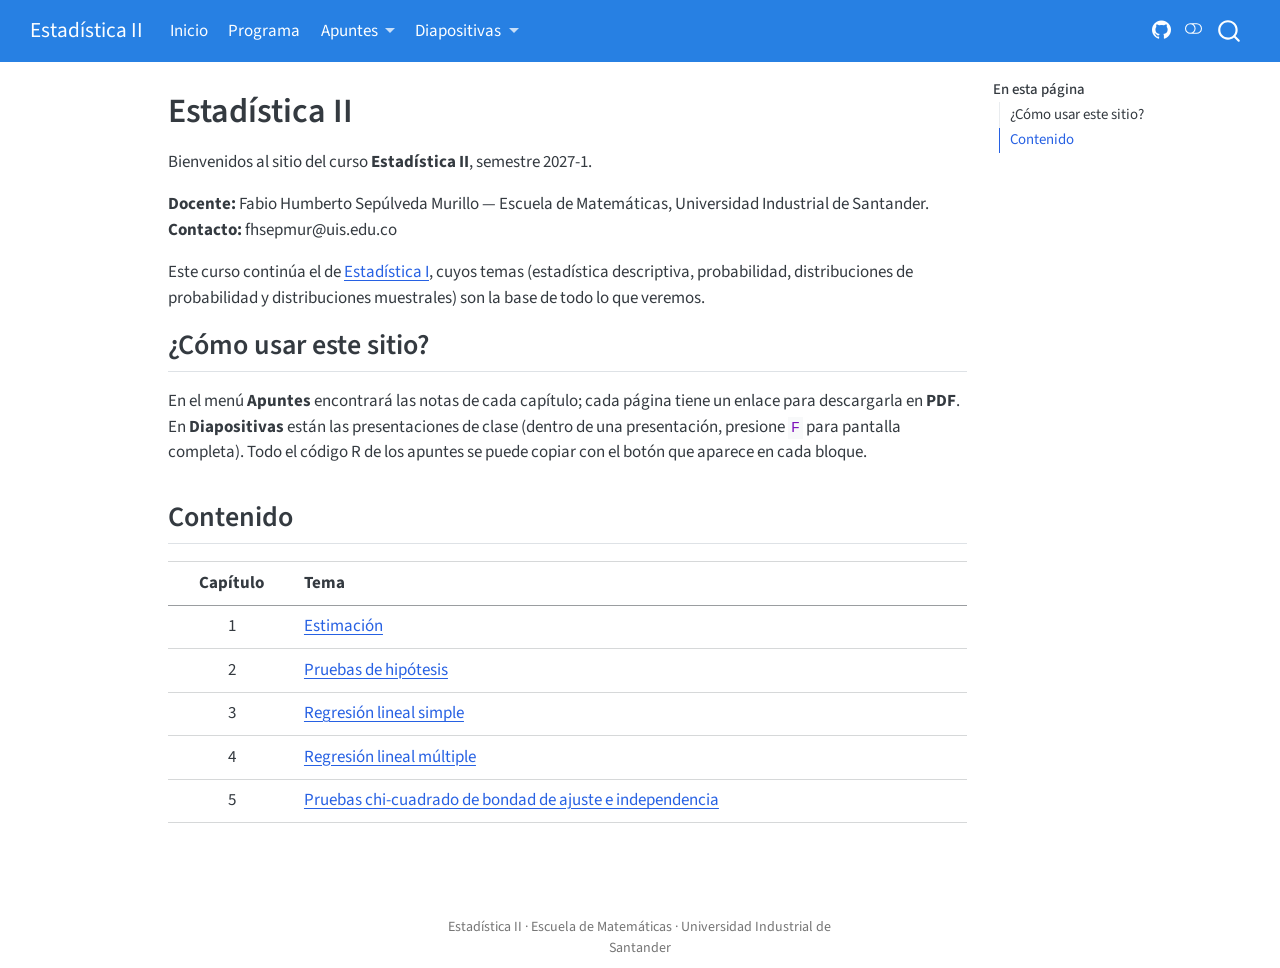
<file: docs/index.html>
<!DOCTYPE html>
<html xmlns="http://www.w3.org/1999/xhtml" lang="es" xml:lang="es"><head>

<meta charset="utf-8">
<meta name="generator" content="quarto-1.7.32">

<meta name="viewport" content="width=device-width, initial-scale=1.0, user-scalable=yes">


<title>Estadística II</title>
<style>
code{white-space: pre-wrap;}
span.smallcaps{font-variant: small-caps;}
div.columns{display: flex; gap: min(4vw, 1.5em);}
div.column{flex: auto; overflow-x: auto;}
div.hanging-indent{margin-left: 1.5em; text-indent: -1.5em;}
ul.task-list{list-style: none;}
ul.task-list li input[type="checkbox"] {
  width: 0.8em;
  margin: 0 0.8em 0.2em -1em; /* quarto-specific, see https://github.com/quarto-dev/quarto-cli/issues/4556 */ 
  vertical-align: middle;
}
</style>


<script src="site_libs/quarto-nav/quarto-nav.js"></script>
<script src="site_libs/quarto-nav/headroom.min.js"></script>
<script src="site_libs/clipboard/clipboard.min.js"></script>
<script src="site_libs/quarto-search/autocomplete.umd.js"></script>
<script src="site_libs/quarto-search/fuse.min.js"></script>
<script src="site_libs/quarto-search/quarto-search.js"></script>
<meta name="quarto:offset" content="./">
<script src="site_libs/quarto-html/quarto.js" type="module"></script>
<script src="site_libs/quarto-html/tabsets/tabsets.js" type="module"></script>
<script src="site_libs/quarto-html/popper.min.js"></script>
<script src="site_libs/quarto-html/tippy.umd.min.js"></script>
<script src="site_libs/quarto-html/anchor.min.js"></script>
<link href="site_libs/quarto-html/tippy.css" rel="stylesheet">
<link href="site_libs/quarto-html/quarto-syntax-highlighting-37eea08aefeeee20ff55810ff984fec1.css" rel="stylesheet" class="quarto-color-scheme" id="quarto-text-highlighting-styles">
<link href="site_libs/quarto-html/quarto-syntax-highlighting-dark-2fef5ea3f8957b3e4ecc936fc74692ca.css" rel="stylesheet" class="quarto-color-scheme quarto-color-alternate" id="quarto-text-highlighting-styles">
<link href="site_libs/quarto-html/quarto-syntax-highlighting-37eea08aefeeee20ff55810ff984fec1.css" rel="stylesheet" class="quarto-color-scheme-extra" id="quarto-text-highlighting-styles">
<script src="site_libs/bootstrap/bootstrap.min.js"></script>
<link href="site_libs/bootstrap/bootstrap-icons.css" rel="stylesheet">
<link href="site_libs/bootstrap/bootstrap-80108d5cb44f5b9fc79a3a6e84303618.min.css" rel="stylesheet" append-hash="true" class="quarto-color-scheme" id="quarto-bootstrap" data-mode="light">
<link href="site_libs/bootstrap/bootstrap-dark-249f407ffdbc08f6e4c3f777220c47f4.min.css" rel="stylesheet" append-hash="true" class="quarto-color-scheme quarto-color-alternate" id="quarto-bootstrap" data-mode="dark">
<link href="site_libs/bootstrap/bootstrap-80108d5cb44f5b9fc79a3a6e84303618.min.css" rel="stylesheet" append-hash="true" class="quarto-color-scheme-extra" id="quarto-bootstrap" data-mode="light">
<script id="quarto-search-options" type="application/json">{
  "location": "navbar",
  "copy-button": false,
  "collapse-after": 3,
  "panel-placement": "end",
  "type": "overlay",
  "limit": 50,
  "keyboard-shortcut": [
    "f",
    "/",
    "s"
  ],
  "show-item-context": false,
  "language": {
    "search-no-results-text": "Sin resultados",
    "search-matching-documents-text": "documentos encontrados",
    "search-copy-link-title": "Copiar el enlace en la búsqueda",
    "search-hide-matches-text": "Ocultar resultados adicionales",
    "search-more-match-text": "resultado adicional en este documento",
    "search-more-matches-text": "resultados adicionales en este documento",
    "search-clear-button-title": "Borrar",
    "search-text-placeholder": "",
    "search-detached-cancel-button-title": "Cancelar",
    "search-submit-button-title": "Enviar",
    "search-label": "Buscar"
  }
}</script>


<link rel="stylesheet" href="styles.css">
</head>

<body class="nav-fixed quarto-light"><script id="quarto-html-before-body" type="application/javascript">
    const toggleBodyColorMode = (bsSheetEl) => {
      const mode = bsSheetEl.getAttribute("data-mode");
      const bodyEl = window.document.querySelector("body");
      if (mode === "dark") {
        bodyEl.classList.add("quarto-dark");
        bodyEl.classList.remove("quarto-light");
      } else {
        bodyEl.classList.add("quarto-light");
        bodyEl.classList.remove("quarto-dark");
      }
    }
    const toggleBodyColorPrimary = () => {
      const bsSheetEl = window.document.querySelector("link#quarto-bootstrap:not([rel=disabled-stylesheet])");
      if (bsSheetEl) {
        toggleBodyColorMode(bsSheetEl);
      }
    }
    const setColorSchemeToggle = (alternate) => {
      const toggles = window.document.querySelectorAll('.quarto-color-scheme-toggle');
      for (let i=0; i < toggles.length; i++) {
        const toggle = toggles[i];
        if (toggle) {
          if (alternate) {
            toggle.classList.add("alternate");
          } else {
            toggle.classList.remove("alternate");
          }
        }
      }
    };
    const toggleColorMode = (alternate) => {
      // Switch the stylesheets
      const primaryStylesheets = window.document.querySelectorAll('link.quarto-color-scheme:not(.quarto-color-alternate)');
      const alternateStylesheets = window.document.querySelectorAll('link.quarto-color-scheme.quarto-color-alternate');
      manageTransitions('#quarto-margin-sidebar .nav-link', false);
      if (alternate) {
        // note: dark is layered on light, we don't disable primary!
        enableStylesheet(alternateStylesheets);
        for (const sheetNode of alternateStylesheets) {
          if (sheetNode.id === "quarto-bootstrap") {
            toggleBodyColorMode(sheetNode);
          }
        }
      } else {
        disableStylesheet(alternateStylesheets);
        enableStylesheet(primaryStylesheets)
        toggleBodyColorPrimary();
      }
      manageTransitions('#quarto-margin-sidebar .nav-link', true);
      // Switch the toggles
      setColorSchemeToggle(alternate)
      // Hack to workaround the fact that safari doesn't
      // properly recolor the scrollbar when toggling (#1455)
      if (navigator.userAgent.indexOf('Safari') > 0 && navigator.userAgent.indexOf('Chrome') == -1) {
        manageTransitions("body", false);
        window.scrollTo(0, 1);
        setTimeout(() => {
          window.scrollTo(0, 0);
          manageTransitions("body", true);
        }, 40);
      }
    }
    const disableStylesheet = (stylesheets) => {
      for (let i=0; i < stylesheets.length; i++) {
        const stylesheet = stylesheets[i];
        stylesheet.rel = 'disabled-stylesheet';
      }
    }
    const enableStylesheet = (stylesheets) => {
      for (let i=0; i < stylesheets.length; i++) {
        const stylesheet = stylesheets[i];
        if(stylesheet.rel !== 'stylesheet') { // for Chrome, which will still FOUC without this check
          stylesheet.rel = 'stylesheet';
        }
      }
    }
    const manageTransitions = (selector, allowTransitions) => {
      const els = window.document.querySelectorAll(selector);
      for (let i=0; i < els.length; i++) {
        const el = els[i];
        if (allowTransitions) {
          el.classList.remove('notransition');
        } else {
          el.classList.add('notransition');
        }
      }
    }
    const isFileUrl = () => {
      return window.location.protocol === 'file:';
    }
    const hasAlternateSentinel = () => {
      let styleSentinel = getColorSchemeSentinel();
      if (styleSentinel !== null) {
        return styleSentinel === "alternate";
      } else {
        return false;
      }
    }
    const setStyleSentinel = (alternate) => {
      const value = alternate ? "alternate" : "default";
      if (!isFileUrl()) {
        window.localStorage.setItem("quarto-color-scheme", value);
      } else {
        localAlternateSentinel = value;
      }
    }
    const getColorSchemeSentinel = () => {
      if (!isFileUrl()) {
        const storageValue = window.localStorage.getItem("quarto-color-scheme");
        return storageValue != null ? storageValue : localAlternateSentinel;
      } else {
        return localAlternateSentinel;
      }
    }
    const toggleGiscusIfUsed = (isAlternate, darkModeDefault) => {
      const baseTheme = document.querySelector('#giscus-base-theme')?.value ?? 'light';
      const alternateTheme = document.querySelector('#giscus-alt-theme')?.value ?? 'dark';
      let newTheme = '';
      if(authorPrefersDark) {
        newTheme = isAlternate ? baseTheme : alternateTheme;
      } else {
        newTheme = isAlternate ? alternateTheme : baseTheme;
      }
      const changeGiscusTheme = () => {
        // From: https://github.com/giscus/giscus/issues/336
        const sendMessage = (message) => {
          const iframe = document.querySelector('iframe.giscus-frame');
          if (!iframe) return;
          iframe.contentWindow.postMessage({ giscus: message }, 'https://giscus.app');
        }
        sendMessage({
          setConfig: {
            theme: newTheme
          }
        });
      }
      const isGiscussLoaded = window.document.querySelector('iframe.giscus-frame') !== null;
      if (isGiscussLoaded) {
        changeGiscusTheme();
      }
    };
    const authorPrefersDark = false;
    const darkModeDefault = authorPrefersDark;
      document.querySelector('link#quarto-text-highlighting-styles.quarto-color-scheme-extra').rel = 'disabled-stylesheet';
      document.querySelector('link#quarto-bootstrap.quarto-color-scheme-extra').rel = 'disabled-stylesheet';
    let localAlternateSentinel = darkModeDefault ? 'alternate' : 'default';
    // Dark / light mode switch
    window.quartoToggleColorScheme = () => {
      // Read the current dark / light value
      let toAlternate = !hasAlternateSentinel();
      toggleColorMode(toAlternate);
      setStyleSentinel(toAlternate);
      toggleGiscusIfUsed(toAlternate, darkModeDefault);
      window.dispatchEvent(new Event('resize'));
    };
    // Switch to dark mode if need be
    if (hasAlternateSentinel()) {
      toggleColorMode(true);
    } else {
      toggleColorMode(false);
    }
  </script>

<div id="quarto-search-results"></div>
  <header id="quarto-header" class="headroom fixed-top">
    <nav class="navbar navbar-expand-lg " data-bs-theme="dark">
      <div class="navbar-container container-fluid">
      <div class="navbar-brand-container mx-auto">
    <a class="navbar-brand" href="./index.html">
    <span class="navbar-title">Estadística II</span>
    </a>
  </div>
            <div id="quarto-search" class="" title="Buscar"></div>
          <button class="navbar-toggler" type="button" data-bs-toggle="collapse" data-bs-target="#navbarCollapse" aria-controls="navbarCollapse" role="menu" aria-expanded="false" aria-label="Navegación de palanca" onclick="if (window.quartoToggleHeadroom) { window.quartoToggleHeadroom(); }">
  <span class="navbar-toggler-icon"></span>
</button>
          <div class="collapse navbar-collapse" id="navbarCollapse">
            <ul class="navbar-nav navbar-nav-scroll me-auto">
  <li class="nav-item">
    <a class="nav-link active" href="./index.html" aria-current="page"> 
<span class="menu-text">Inicio</span></a>
  </li>  
  <li class="nav-item">
    <a class="nav-link" href="./programa.html"> 
<span class="menu-text">Programa</span></a>
  </li>  
  <li class="nav-item dropdown ">
    <a class="nav-link dropdown-toggle" href="#" id="nav-menu-apuntes" role="link" data-bs-toggle="dropdown" aria-expanded="false">
 <span class="menu-text">Apuntes</span>
    </a>
    <ul class="dropdown-menu" aria-labelledby="nav-menu-apuntes">    
        <li>
    <a class="dropdown-item" href="./apuntes/cap1-estimacion.html">
 <span class="dropdown-text">1. Estimación</span></a>
  </li>  
        <li>
    <a class="dropdown-item" href="./apuntes/cap2-hipotesis.html">
 <span class="dropdown-text">2. Pruebas de hipótesis</span></a>
  </li>  
        <li>
    <a class="dropdown-item" href="./apuntes/cap3-regresion-simple.html">
 <span class="dropdown-text">3. Regresión lineal simple</span></a>
  </li>  
        <li>
    <a class="dropdown-item" href="./apuntes/cap4-regresion-multiple.html">
 <span class="dropdown-text">4. Regresión lineal múltiple</span></a>
  </li>  
        <li>
    <a class="dropdown-item" href="./apuntes/cap5-chi-cuadrado.html">
 <span class="dropdown-text">5. Pruebas chi-cuadrado</span></a>
  </li>  
    </ul>
  </li>
  <li class="nav-item dropdown ">
    <a class="nav-link dropdown-toggle" href="#" id="nav-menu-diapositivas" role="link" data-bs-toggle="dropdown" aria-expanded="false">
 <span class="menu-text">Diapositivas</span>
    </a>
    <ul class="dropdown-menu" aria-labelledby="nav-menu-diapositivas">    
        <li>
    <a class="dropdown-item" href="./diapositivas/cap1-estimacion.html">
 <span class="dropdown-text">1. Estimación</span></a>
  </li>  
        <li>
    <a class="dropdown-item" href="./diapositivas/cap2-hipotesis.html">
 <span class="dropdown-text">2. Pruebas de hipótesis</span></a>
  </li>  
        <li>
    <a class="dropdown-item" href="./diapositivas/cap3-regresion-simple.html">
 <span class="dropdown-text">3. Regresión lineal simple</span></a>
  </li>  
        <li>
    <a class="dropdown-item" href="./diapositivas/cap4-regresion-multiple.html">
 <span class="dropdown-text">4. Regresión lineal múltiple</span></a>
  </li>  
        <li>
    <a class="dropdown-item" href="./diapositivas/cap5-chi-cuadrado.html">
 <span class="dropdown-text">5. Pruebas chi-cuadrado</span></a>
  </li>  
    </ul>
  </li>
</ul>
            <ul class="navbar-nav navbar-nav-scroll ms-auto">
  <li class="nav-item compact">
    <a class="nav-link" href="https://github.com/fabiosepulveda/estadistica2"> <i class="bi bi-github" role="img">
</i> 
<span class="menu-text"></span></a>
  </li>  
</ul>
          </div> <!-- /navcollapse -->
            <div class="quarto-navbar-tools">
  <a href="" class="quarto-color-scheme-toggle quarto-navigation-tool  px-1" onclick="window.quartoToggleColorScheme(); return false;" title="Alternar modo oscuro"><i class="bi"></i></a>
</div>
      </div> <!-- /container-fluid -->
    </nav>
</header>
<!-- content -->
<div id="quarto-content" class="quarto-container page-columns page-rows-contents page-layout-article page-navbar">
<!-- sidebar -->
<!-- margin-sidebar -->
    <div id="quarto-margin-sidebar" class="sidebar margin-sidebar">
        <nav id="TOC" role="doc-toc" class="toc-active">
    <h2 id="toc-title">En esta página</h2>
   
  <ul>
  <li><a href="#cómo-usar-este-sitio" id="toc-cómo-usar-este-sitio" class="nav-link active" data-scroll-target="#cómo-usar-este-sitio">¿Cómo usar este sitio?</a></li>
  <li><a href="#contenido" id="toc-contenido" class="nav-link" data-scroll-target="#contenido">Contenido</a></li>
  </ul>
</nav>
    </div>
<!-- main -->
<main class="content" id="quarto-document-content">


<header id="title-block-header" class="quarto-title-block default">
<div class="quarto-title">
<h1 class="title">Estadística II</h1>
</div>



<div class="quarto-title-meta">

    
  
    
  </div>
  


</header>


<p>Bienvenidos al sitio del curso <strong>Estadística II</strong>, semestre 2027-1.</p>
<p><strong>Docente:</strong> Fabio Humberto Sepúlveda Murillo — Escuela de Matemáticas, Universidad Industrial de Santander.<br>
<strong>Contacto:</strong> fhsepmur@uis.edu.co</p>
<p>Este curso continúa el de <a href="https://fabiosepulveda.github.io/estadistica1/">Estadística I</a>, cuyos temas (estadística descriptiva, probabilidad, distribuciones de probabilidad y distribuciones muestrales) son la base de todo lo que veremos.</p>
<section id="cómo-usar-este-sitio" class="level2">
<h2 class="anchored" data-anchor-id="cómo-usar-este-sitio">¿Cómo usar este sitio?</h2>
<p>En el menú <strong>Apuntes</strong> encontrará las notas de cada capítulo; cada página tiene un enlace para descargarla en <strong>PDF</strong>. En <strong>Diapositivas</strong> están las presentaciones de clase (dentro de una presentación, presione <code>F</code> para pantalla completa). Todo el código R de los apuntes se puede copiar con el botón que aparece en cada bloque.</p>
</section>
<section id="contenido" class="level2">
<h2 class="anchored" data-anchor-id="contenido">Contenido</h2>
<table class="caption-top table">
<thead>
<tr class="header">
<th style="text-align: center;">Capítulo</th>
<th style="text-align: left;">Tema</th>
</tr>
</thead>
<tbody>
<tr class="odd">
<td style="text-align: center;">1</td>
<td style="text-align: left;"><a href="./apuntes/cap1-estimacion.html">Estimación</a></td>
</tr>
<tr class="even">
<td style="text-align: center;">2</td>
<td style="text-align: left;"><a href="./apuntes/cap2-hipotesis.html">Pruebas de hipótesis</a></td>
</tr>
<tr class="odd">
<td style="text-align: center;">3</td>
<td style="text-align: left;"><a href="./apuntes/cap3-regresion-simple.html">Regresión lineal simple</a></td>
</tr>
<tr class="even">
<td style="text-align: center;">4</td>
<td style="text-align: left;"><a href="./apuntes/cap4-regresion-multiple.html">Regresión lineal múltiple</a></td>
</tr>
<tr class="odd">
<td style="text-align: center;">5</td>
<td style="text-align: left;"><a href="./apuntes/cap5-chi-cuadrado.html">Pruebas chi-cuadrado de bondad de ajuste e independencia</a></td>
</tr>
</tbody>
</table>


</section>

<a onclick="window.scrollTo(0, 0); return false;" role="button" id="quarto-back-to-top"><i class="bi bi-arrow-up"></i> Volver arriba</a></main> <!-- /main -->
<script id="quarto-html-after-body" type="application/javascript">
  window.document.addEventListener("DOMContentLoaded", function (event) {
    // Ensure there is a toggle, if there isn't float one in the top right
    if (window.document.querySelector('.quarto-color-scheme-toggle') === null) {
      const a = window.document.createElement('a');
      a.classList.add('top-right');
      a.classList.add('quarto-color-scheme-toggle');
      a.href = "";
      a.onclick = function() { try { window.quartoToggleColorScheme(); } catch {} return false; };
      const i = window.document.createElement("i");
      i.classList.add('bi');
      a.appendChild(i);
      window.document.body.appendChild(a);
    }
    setColorSchemeToggle(hasAlternateSentinel())
    const icon = "";
    const anchorJS = new window.AnchorJS();
    anchorJS.options = {
      placement: 'right',
      icon: icon
    };
    anchorJS.add('.anchored');
    const isCodeAnnotation = (el) => {
      for (const clz of el.classList) {
        if (clz.startsWith('code-annotation-')) {                     
          return true;
        }
      }
      return false;
    }
    const onCopySuccess = function(e) {
      // button target
      const button = e.trigger;
      // don't keep focus
      button.blur();
      // flash "checked"
      button.classList.add('code-copy-button-checked');
      var currentTitle = button.getAttribute("title");
      button.setAttribute("title", "Copiado");
      let tooltip;
      if (window.bootstrap) {
        button.setAttribute("data-bs-toggle", "tooltip");
        button.setAttribute("data-bs-placement", "left");
        button.setAttribute("data-bs-title", "Copiado");
        tooltip = new bootstrap.Tooltip(button, 
          { trigger: "manual", 
            customClass: "code-copy-button-tooltip",
            offset: [0, -8]});
        tooltip.show();    
      }
      setTimeout(function() {
        if (tooltip) {
          tooltip.hide();
          button.removeAttribute("data-bs-title");
          button.removeAttribute("data-bs-toggle");
          button.removeAttribute("data-bs-placement");
        }
        button.setAttribute("title", currentTitle);
        button.classList.remove('code-copy-button-checked');
      }, 1000);
      // clear code selection
      e.clearSelection();
    }
    const getTextToCopy = function(trigger) {
        const codeEl = trigger.previousElementSibling.cloneNode(true);
        for (const childEl of codeEl.children) {
          if (isCodeAnnotation(childEl)) {
            childEl.remove();
          }
        }
        return codeEl.innerText;
    }
    const clipboard = new window.ClipboardJS('.code-copy-button:not([data-in-quarto-modal])', {
      text: getTextToCopy
    });
    clipboard.on('success', onCopySuccess);
    if (window.document.getElementById('quarto-embedded-source-code-modal')) {
      const clipboardModal = new window.ClipboardJS('.code-copy-button[data-in-quarto-modal]', {
        text: getTextToCopy,
        container: window.document.getElementById('quarto-embedded-source-code-modal')
      });
      clipboardModal.on('success', onCopySuccess);
    }
      var localhostRegex = new RegExp(/^(?:http|https):\/\/localhost\:?[0-9]*\//);
      var mailtoRegex = new RegExp(/^mailto:/);
        var filterRegex = new RegExp("https:\/\/fabiosepulveda\.github\.io\/estadistica2\/");
      var isInternal = (href) => {
          return filterRegex.test(href) || localhostRegex.test(href) || mailtoRegex.test(href);
      }
      // Inspect non-navigation links and adorn them if external
     var links = window.document.querySelectorAll('a[href]:not(.nav-link):not(.navbar-brand):not(.toc-action):not(.sidebar-link):not(.sidebar-item-toggle):not(.pagination-link):not(.no-external):not([aria-hidden]):not(.dropdown-item):not(.quarto-navigation-tool):not(.about-link)');
      for (var i=0; i<links.length; i++) {
        const link = links[i];
        if (!isInternal(link.href)) {
          // undo the damage that might have been done by quarto-nav.js in the case of
          // links that we want to consider external
          if (link.dataset.originalHref !== undefined) {
            link.href = link.dataset.originalHref;
          }
        }
      }
    function tippyHover(el, contentFn, onTriggerFn, onUntriggerFn) {
      const config = {
        allowHTML: true,
        maxWidth: 500,
        delay: 100,
        arrow: false,
        appendTo: function(el) {
            return el.parentElement;
        },
        interactive: true,
        interactiveBorder: 10,
        theme: 'quarto',
        placement: 'bottom-start',
      };
      if (contentFn) {
        config.content = contentFn;
      }
      if (onTriggerFn) {
        config.onTrigger = onTriggerFn;
      }
      if (onUntriggerFn) {
        config.onUntrigger = onUntriggerFn;
      }
      window.tippy(el, config); 
    }
    const noterefs = window.document.querySelectorAll('a[role="doc-noteref"]');
    for (var i=0; i<noterefs.length; i++) {
      const ref = noterefs[i];
      tippyHover(ref, function() {
        // use id or data attribute instead here
        let href = ref.getAttribute('data-footnote-href') || ref.getAttribute('href');
        try { href = new URL(href).hash; } catch {}
        const id = href.replace(/^#\/?/, "");
        const note = window.document.getElementById(id);
        if (note) {
          return note.innerHTML;
        } else {
          return "";
        }
      });
    }
    const xrefs = window.document.querySelectorAll('a.quarto-xref');
    const processXRef = (id, note) => {
      // Strip column container classes
      const stripColumnClz = (el) => {
        el.classList.remove("page-full", "page-columns");
        if (el.children) {
          for (const child of el.children) {
            stripColumnClz(child);
          }
        }
      }
      stripColumnClz(note)
      if (id === null || id.startsWith('sec-')) {
        // Special case sections, only their first couple elements
        const container = document.createElement("div");
        if (note.children && note.children.length > 2) {
          container.appendChild(note.children[0].cloneNode(true));
          for (let i = 1; i < note.children.length; i++) {
            const child = note.children[i];
            if (child.tagName === "P" && child.innerText === "") {
              continue;
            } else {
              container.appendChild(child.cloneNode(true));
              break;
            }
          }
          if (window.Quarto?.typesetMath) {
            window.Quarto.typesetMath(container);
          }
          return container.innerHTML
        } else {
          if (window.Quarto?.typesetMath) {
            window.Quarto.typesetMath(note);
          }
          return note.innerHTML;
        }
      } else {
        // Remove any anchor links if they are present
        const anchorLink = note.querySelector('a.anchorjs-link');
        if (anchorLink) {
          anchorLink.remove();
        }
        if (window.Quarto?.typesetMath) {
          window.Quarto.typesetMath(note);
        }
        if (note.classList.contains("callout")) {
          return note.outerHTML;
        } else {
          return note.innerHTML;
        }
      }
    }
    for (var i=0; i<xrefs.length; i++) {
      const xref = xrefs[i];
      tippyHover(xref, undefined, function(instance) {
        instance.disable();
        let url = xref.getAttribute('href');
        let hash = undefined; 
        if (url.startsWith('#')) {
          hash = url;
        } else {
          try { hash = new URL(url).hash; } catch {}
        }
        if (hash) {
          const id = hash.replace(/^#\/?/, "");
          const note = window.document.getElementById(id);
          if (note !== null) {
            try {
              const html = processXRef(id, note.cloneNode(true));
              instance.setContent(html);
            } finally {
              instance.enable();
              instance.show();
            }
          } else {
            // See if we can fetch this
            fetch(url.split('#')[0])
            .then(res => res.text())
            .then(html => {
              const parser = new DOMParser();
              const htmlDoc = parser.parseFromString(html, "text/html");
              const note = htmlDoc.getElementById(id);
              if (note !== null) {
                const html = processXRef(id, note);
                instance.setContent(html);
              } 
            }).finally(() => {
              instance.enable();
              instance.show();
            });
          }
        } else {
          // See if we can fetch a full url (with no hash to target)
          // This is a special case and we should probably do some content thinning / targeting
          fetch(url)
          .then(res => res.text())
          .then(html => {
            const parser = new DOMParser();
            const htmlDoc = parser.parseFromString(html, "text/html");
            const note = htmlDoc.querySelector('main.content');
            if (note !== null) {
              // This should only happen for chapter cross references
              // (since there is no id in the URL)
              // remove the first header
              if (note.children.length > 0 && note.children[0].tagName === "HEADER") {
                note.children[0].remove();
              }
              const html = processXRef(null, note);
              instance.setContent(html);
            } 
          }).finally(() => {
            instance.enable();
            instance.show();
          });
        }
      }, function(instance) {
      });
    }
        let selectedAnnoteEl;
        const selectorForAnnotation = ( cell, annotation) => {
          let cellAttr = 'data-code-cell="' + cell + '"';
          let lineAttr = 'data-code-annotation="' +  annotation + '"';
          const selector = 'span[' + cellAttr + '][' + lineAttr + ']';
          return selector;
        }
        const selectCodeLines = (annoteEl) => {
          const doc = window.document;
          const targetCell = annoteEl.getAttribute("data-target-cell");
          const targetAnnotation = annoteEl.getAttribute("data-target-annotation");
          const annoteSpan = window.document.querySelector(selectorForAnnotation(targetCell, targetAnnotation));
          const lines = annoteSpan.getAttribute("data-code-lines").split(",");
          const lineIds = lines.map((line) => {
            return targetCell + "-" + line;
          })
          let top = null;
          let height = null;
          let parent = null;
          if (lineIds.length > 0) {
              //compute the position of the single el (top and bottom and make a div)
              const el = window.document.getElementById(lineIds[0]);
              top = el.offsetTop;
              height = el.offsetHeight;
              parent = el.parentElement.parentElement;
            if (lineIds.length > 1) {
              const lastEl = window.document.getElementById(lineIds[lineIds.length - 1]);
              const bottom = lastEl.offsetTop + lastEl.offsetHeight;
              height = bottom - top;
            }
            if (top !== null && height !== null && parent !== null) {
              // cook up a div (if necessary) and position it 
              let div = window.document.getElementById("code-annotation-line-highlight");
              if (div === null) {
                div = window.document.createElement("div");
                div.setAttribute("id", "code-annotation-line-highlight");
                div.style.position = 'absolute';
                parent.appendChild(div);
              }
              div.style.top = top - 2 + "px";
              div.style.height = height + 4 + "px";
              div.style.left = 0;
              let gutterDiv = window.document.getElementById("code-annotation-line-highlight-gutter");
              if (gutterDiv === null) {
                gutterDiv = window.document.createElement("div");
                gutterDiv.setAttribute("id", "code-annotation-line-highlight-gutter");
                gutterDiv.style.position = 'absolute';
                const codeCell = window.document.getElementById(targetCell);
                const gutter = codeCell.querySelector('.code-annotation-gutter');
                gutter.appendChild(gutterDiv);
              }
              gutterDiv.style.top = top - 2 + "px";
              gutterDiv.style.height = height + 4 + "px";
            }
            selectedAnnoteEl = annoteEl;
          }
        };
        const unselectCodeLines = () => {
          const elementsIds = ["code-annotation-line-highlight", "code-annotation-line-highlight-gutter"];
          elementsIds.forEach((elId) => {
            const div = window.document.getElementById(elId);
            if (div) {
              div.remove();
            }
          });
          selectedAnnoteEl = undefined;
        };
          // Handle positioning of the toggle
      window.addEventListener(
        "resize",
        throttle(() => {
          elRect = undefined;
          if (selectedAnnoteEl) {
            selectCodeLines(selectedAnnoteEl);
          }
        }, 10)
      );
      function throttle(fn, ms) {
      let throttle = false;
      let timer;
        return (...args) => {
          if(!throttle) { // first call gets through
              fn.apply(this, args);
              throttle = true;
          } else { // all the others get throttled
              if(timer) clearTimeout(timer); // cancel #2
              timer = setTimeout(() => {
                fn.apply(this, args);
                timer = throttle = false;
              }, ms);
          }
        };
      }
        // Attach click handler to the DT
        const annoteDls = window.document.querySelectorAll('dt[data-target-cell]');
        for (const annoteDlNode of annoteDls) {
          annoteDlNode.addEventListener('click', (event) => {
            const clickedEl = event.target;
            if (clickedEl !== selectedAnnoteEl) {
              unselectCodeLines();
              const activeEl = window.document.querySelector('dt[data-target-cell].code-annotation-active');
              if (activeEl) {
                activeEl.classList.remove('code-annotation-active');
              }
              selectCodeLines(clickedEl);
              clickedEl.classList.add('code-annotation-active');
            } else {
              // Unselect the line
              unselectCodeLines();
              clickedEl.classList.remove('code-annotation-active');
            }
          });
        }
    const findCites = (el) => {
      const parentEl = el.parentElement;
      if (parentEl) {
        const cites = parentEl.dataset.cites;
        if (cites) {
          return {
            el,
            cites: cites.split(' ')
          };
        } else {
          return findCites(el.parentElement)
        }
      } else {
        return undefined;
      }
    };
    var bibliorefs = window.document.querySelectorAll('a[role="doc-biblioref"]');
    for (var i=0; i<bibliorefs.length; i++) {
      const ref = bibliorefs[i];
      const citeInfo = findCites(ref);
      if (citeInfo) {
        tippyHover(citeInfo.el, function() {
          var popup = window.document.createElement('div');
          citeInfo.cites.forEach(function(cite) {
            var citeDiv = window.document.createElement('div');
            citeDiv.classList.add('hanging-indent');
            citeDiv.classList.add('csl-entry');
            var biblioDiv = window.document.getElementById('ref-' + cite);
            if (biblioDiv) {
              citeDiv.innerHTML = biblioDiv.innerHTML;
            }
            popup.appendChild(citeDiv);
          });
          return popup.innerHTML;
        });
      }
    }
  });
  </script>
</div> <!-- /content -->
<footer class="footer">
  <div class="nav-footer">
    <div class="nav-footer-left">
      &nbsp;
    </div>   
    <div class="nav-footer-center">
<p>Estadística II · Escuela de Matemáticas · Universidad Industrial de Santander</p>
</div>
    <div class="nav-footer-right">
      &nbsp;
    </div>
  </div>
</footer>




</body></html>
</file>
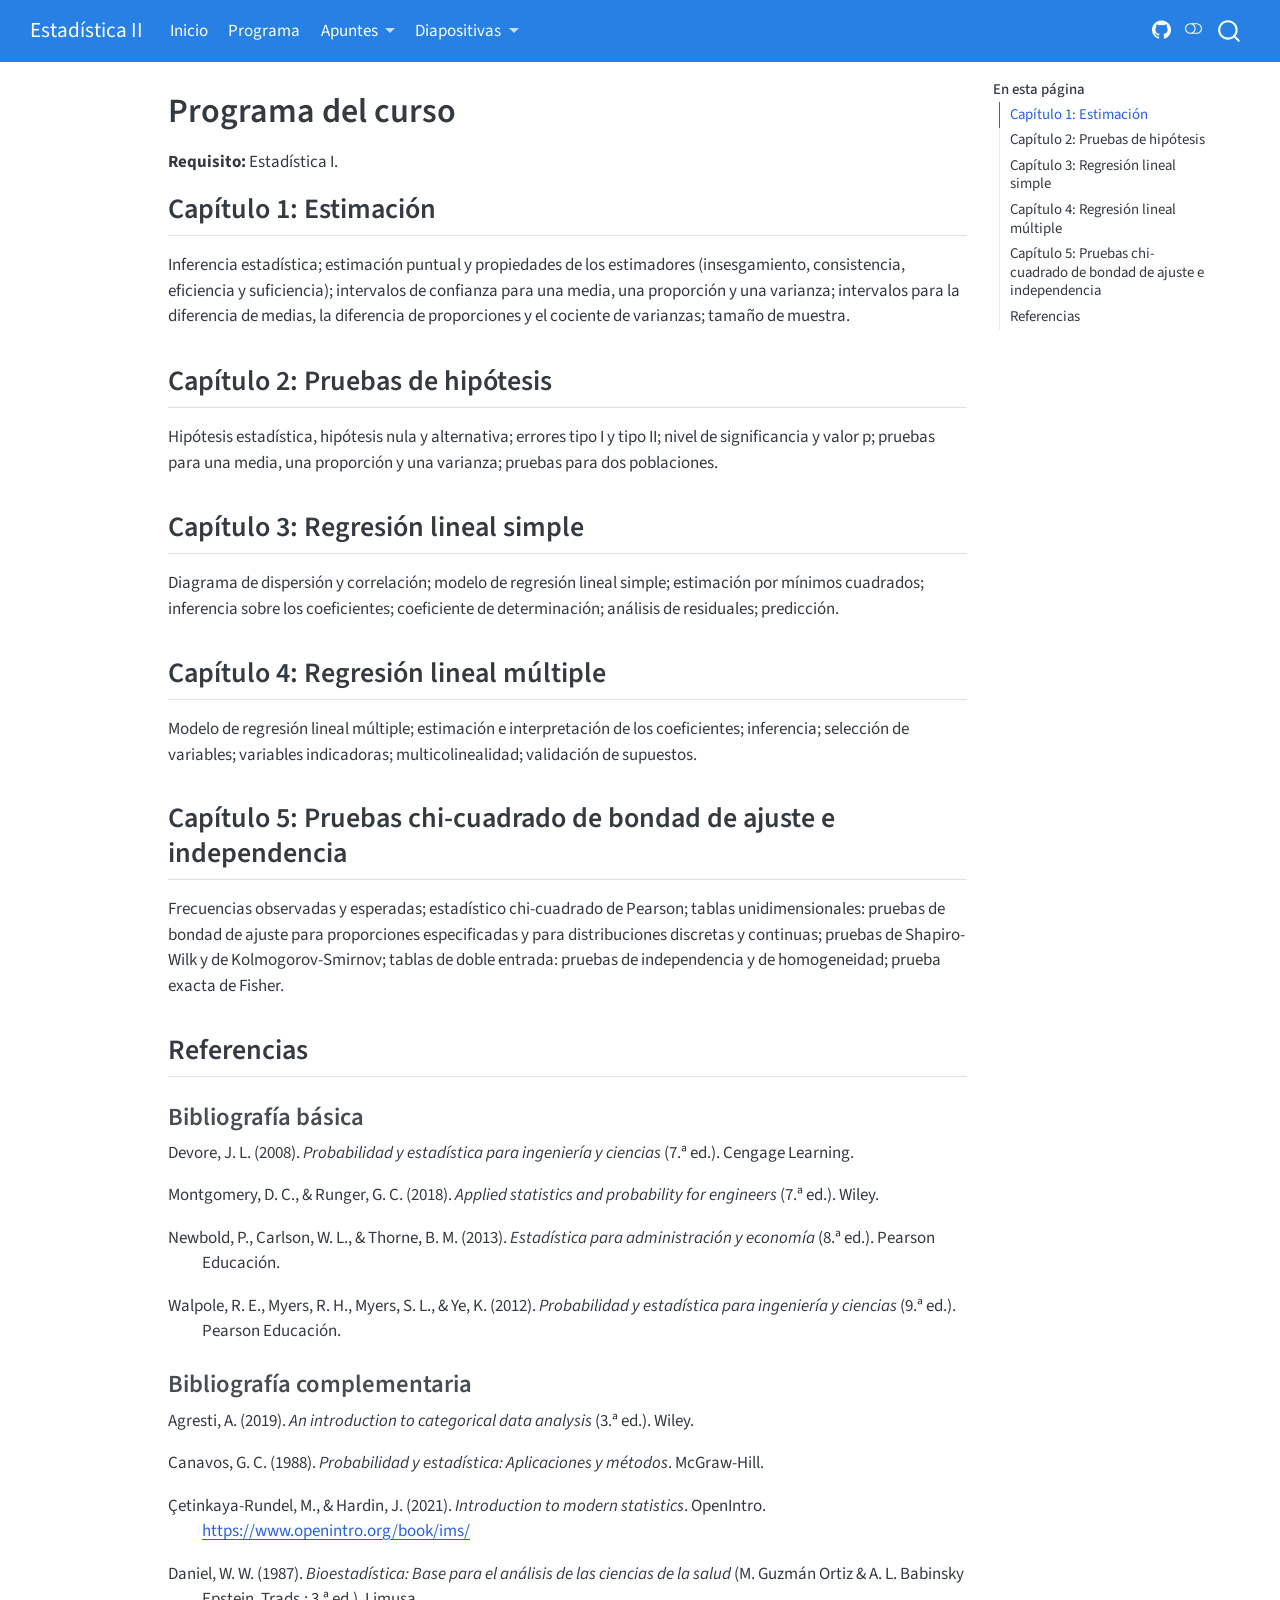
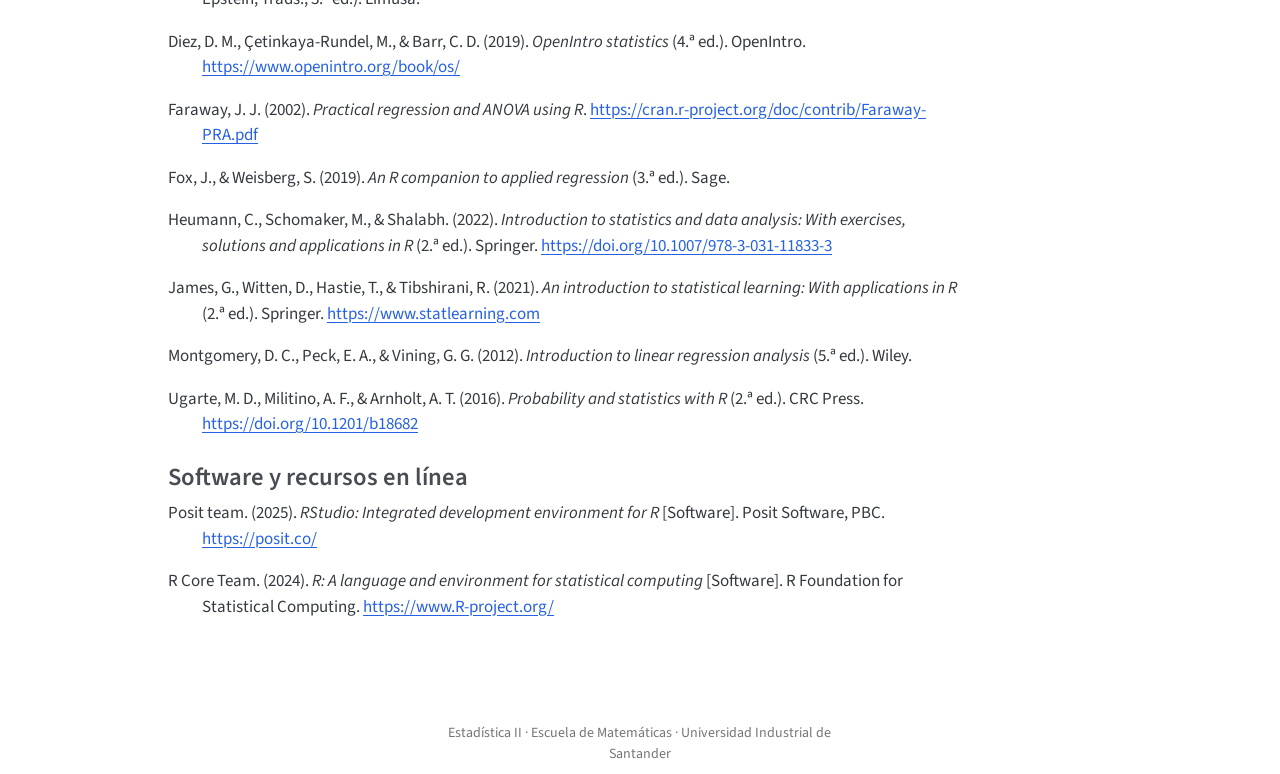
<file: docs/programa.html>
<!DOCTYPE html>
<html xmlns="http://www.w3.org/1999/xhtml" lang="es" xml:lang="es"><head>

<meta charset="utf-8">
<meta name="generator" content="quarto-1.7.32">

<meta name="viewport" content="width=device-width, initial-scale=1.0, user-scalable=yes">


<title>Programa del curso – Estadística II</title>
<style>
code{white-space: pre-wrap;}
span.smallcaps{font-variant: small-caps;}
div.columns{display: flex; gap: min(4vw, 1.5em);}
div.column{flex: auto; overflow-x: auto;}
div.hanging-indent{margin-left: 1.5em; text-indent: -1.5em;}
ul.task-list{list-style: none;}
ul.task-list li input[type="checkbox"] {
  width: 0.8em;
  margin: 0 0.8em 0.2em -1em; /* quarto-specific, see https://github.com/quarto-dev/quarto-cli/issues/4556 */ 
  vertical-align: middle;
}
</style>


<script src="site_libs/quarto-nav/quarto-nav.js"></script>
<script src="site_libs/quarto-nav/headroom.min.js"></script>
<script src="site_libs/clipboard/clipboard.min.js"></script>
<script src="site_libs/quarto-search/autocomplete.umd.js"></script>
<script src="site_libs/quarto-search/fuse.min.js"></script>
<script src="site_libs/quarto-search/quarto-search.js"></script>
<meta name="quarto:offset" content="./">
<script src="site_libs/quarto-html/quarto.js" type="module"></script>
<script src="site_libs/quarto-html/tabsets/tabsets.js" type="module"></script>
<script src="site_libs/quarto-html/popper.min.js"></script>
<script src="site_libs/quarto-html/tippy.umd.min.js"></script>
<script src="site_libs/quarto-html/anchor.min.js"></script>
<link href="site_libs/quarto-html/tippy.css" rel="stylesheet">
<link href="site_libs/quarto-html/quarto-syntax-highlighting-37eea08aefeeee20ff55810ff984fec1.css" rel="stylesheet" class="quarto-color-scheme" id="quarto-text-highlighting-styles">
<link href="site_libs/quarto-html/quarto-syntax-highlighting-dark-2fef5ea3f8957b3e4ecc936fc74692ca.css" rel="stylesheet" class="quarto-color-scheme quarto-color-alternate" id="quarto-text-highlighting-styles">
<link href="site_libs/quarto-html/quarto-syntax-highlighting-37eea08aefeeee20ff55810ff984fec1.css" rel="stylesheet" class="quarto-color-scheme-extra" id="quarto-text-highlighting-styles">
<script src="site_libs/bootstrap/bootstrap.min.js"></script>
<link href="site_libs/bootstrap/bootstrap-icons.css" rel="stylesheet">
<link href="site_libs/bootstrap/bootstrap-80108d5cb44f5b9fc79a3a6e84303618.min.css" rel="stylesheet" append-hash="true" class="quarto-color-scheme" id="quarto-bootstrap" data-mode="light">
<link href="site_libs/bootstrap/bootstrap-dark-249f407ffdbc08f6e4c3f777220c47f4.min.css" rel="stylesheet" append-hash="true" class="quarto-color-scheme quarto-color-alternate" id="quarto-bootstrap" data-mode="dark">
<link href="site_libs/bootstrap/bootstrap-80108d5cb44f5b9fc79a3a6e84303618.min.css" rel="stylesheet" append-hash="true" class="quarto-color-scheme-extra" id="quarto-bootstrap" data-mode="light">
<script id="quarto-search-options" type="application/json">{
  "location": "navbar",
  "copy-button": false,
  "collapse-after": 3,
  "panel-placement": "end",
  "type": "overlay",
  "limit": 50,
  "keyboard-shortcut": [
    "f",
    "/",
    "s"
  ],
  "show-item-context": false,
  "language": {
    "search-no-results-text": "Sin resultados",
    "search-matching-documents-text": "documentos encontrados",
    "search-copy-link-title": "Copiar el enlace en la búsqueda",
    "search-hide-matches-text": "Ocultar resultados adicionales",
    "search-more-match-text": "resultado adicional en este documento",
    "search-more-matches-text": "resultados adicionales en este documento",
    "search-clear-button-title": "Borrar",
    "search-text-placeholder": "",
    "search-detached-cancel-button-title": "Cancelar",
    "search-submit-button-title": "Enviar",
    "search-label": "Buscar"
  }
}</script>


<link rel="stylesheet" href="styles.css">
</head>

<body class="nav-fixed quarto-light"><script id="quarto-html-before-body" type="application/javascript">
    const toggleBodyColorMode = (bsSheetEl) => {
      const mode = bsSheetEl.getAttribute("data-mode");
      const bodyEl = window.document.querySelector("body");
      if (mode === "dark") {
        bodyEl.classList.add("quarto-dark");
        bodyEl.classList.remove("quarto-light");
      } else {
        bodyEl.classList.add("quarto-light");
        bodyEl.classList.remove("quarto-dark");
      }
    }
    const toggleBodyColorPrimary = () => {
      const bsSheetEl = window.document.querySelector("link#quarto-bootstrap:not([rel=disabled-stylesheet])");
      if (bsSheetEl) {
        toggleBodyColorMode(bsSheetEl);
      }
    }
    const setColorSchemeToggle = (alternate) => {
      const toggles = window.document.querySelectorAll('.quarto-color-scheme-toggle');
      for (let i=0; i < toggles.length; i++) {
        const toggle = toggles[i];
        if (toggle) {
          if (alternate) {
            toggle.classList.add("alternate");
          } else {
            toggle.classList.remove("alternate");
          }
        }
      }
    };
    const toggleColorMode = (alternate) => {
      // Switch the stylesheets
      const primaryStylesheets = window.document.querySelectorAll('link.quarto-color-scheme:not(.quarto-color-alternate)');
      const alternateStylesheets = window.document.querySelectorAll('link.quarto-color-scheme.quarto-color-alternate');
      manageTransitions('#quarto-margin-sidebar .nav-link', false);
      if (alternate) {
        // note: dark is layered on light, we don't disable primary!
        enableStylesheet(alternateStylesheets);
        for (const sheetNode of alternateStylesheets) {
          if (sheetNode.id === "quarto-bootstrap") {
            toggleBodyColorMode(sheetNode);
          }
        }
      } else {
        disableStylesheet(alternateStylesheets);
        enableStylesheet(primaryStylesheets)
        toggleBodyColorPrimary();
      }
      manageTransitions('#quarto-margin-sidebar .nav-link', true);
      // Switch the toggles
      setColorSchemeToggle(alternate)
      // Hack to workaround the fact that safari doesn't
      // properly recolor the scrollbar when toggling (#1455)
      if (navigator.userAgent.indexOf('Safari') > 0 && navigator.userAgent.indexOf('Chrome') == -1) {
        manageTransitions("body", false);
        window.scrollTo(0, 1);
        setTimeout(() => {
          window.scrollTo(0, 0);
          manageTransitions("body", true);
        }, 40);
      }
    }
    const disableStylesheet = (stylesheets) => {
      for (let i=0; i < stylesheets.length; i++) {
        const stylesheet = stylesheets[i];
        stylesheet.rel = 'disabled-stylesheet';
      }
    }
    const enableStylesheet = (stylesheets) => {
      for (let i=0; i < stylesheets.length; i++) {
        const stylesheet = stylesheets[i];
        if(stylesheet.rel !== 'stylesheet') { // for Chrome, which will still FOUC without this check
          stylesheet.rel = 'stylesheet';
        }
      }
    }
    const manageTransitions = (selector, allowTransitions) => {
      const els = window.document.querySelectorAll(selector);
      for (let i=0; i < els.length; i++) {
        const el = els[i];
        if (allowTransitions) {
          el.classList.remove('notransition');
        } else {
          el.classList.add('notransition');
        }
      }
    }
    const isFileUrl = () => {
      return window.location.protocol === 'file:';
    }
    const hasAlternateSentinel = () => {
      let styleSentinel = getColorSchemeSentinel();
      if (styleSentinel !== null) {
        return styleSentinel === "alternate";
      } else {
        return false;
      }
    }
    const setStyleSentinel = (alternate) => {
      const value = alternate ? "alternate" : "default";
      if (!isFileUrl()) {
        window.localStorage.setItem("quarto-color-scheme", value);
      } else {
        localAlternateSentinel = value;
      }
    }
    const getColorSchemeSentinel = () => {
      if (!isFileUrl()) {
        const storageValue = window.localStorage.getItem("quarto-color-scheme");
        return storageValue != null ? storageValue : localAlternateSentinel;
      } else {
        return localAlternateSentinel;
      }
    }
    const toggleGiscusIfUsed = (isAlternate, darkModeDefault) => {
      const baseTheme = document.querySelector('#giscus-base-theme')?.value ?? 'light';
      const alternateTheme = document.querySelector('#giscus-alt-theme')?.value ?? 'dark';
      let newTheme = '';
      if(authorPrefersDark) {
        newTheme = isAlternate ? baseTheme : alternateTheme;
      } else {
        newTheme = isAlternate ? alternateTheme : baseTheme;
      }
      const changeGiscusTheme = () => {
        // From: https://github.com/giscus/giscus/issues/336
        const sendMessage = (message) => {
          const iframe = document.querySelector('iframe.giscus-frame');
          if (!iframe) return;
          iframe.contentWindow.postMessage({ giscus: message }, 'https://giscus.app');
        }
        sendMessage({
          setConfig: {
            theme: newTheme
          }
        });
      }
      const isGiscussLoaded = window.document.querySelector('iframe.giscus-frame') !== null;
      if (isGiscussLoaded) {
        changeGiscusTheme();
      }
    };
    const authorPrefersDark = false;
    const darkModeDefault = authorPrefersDark;
      document.querySelector('link#quarto-text-highlighting-styles.quarto-color-scheme-extra').rel = 'disabled-stylesheet';
      document.querySelector('link#quarto-bootstrap.quarto-color-scheme-extra').rel = 'disabled-stylesheet';
    let localAlternateSentinel = darkModeDefault ? 'alternate' : 'default';
    // Dark / light mode switch
    window.quartoToggleColorScheme = () => {
      // Read the current dark / light value
      let toAlternate = !hasAlternateSentinel();
      toggleColorMode(toAlternate);
      setStyleSentinel(toAlternate);
      toggleGiscusIfUsed(toAlternate, darkModeDefault);
      window.dispatchEvent(new Event('resize'));
    };
    // Switch to dark mode if need be
    if (hasAlternateSentinel()) {
      toggleColorMode(true);
    } else {
      toggleColorMode(false);
    }
  </script>

<div id="quarto-search-results"></div>
  <header id="quarto-header" class="headroom fixed-top">
    <nav class="navbar navbar-expand-lg " data-bs-theme="dark">
      <div class="navbar-container container-fluid">
      <div class="navbar-brand-container mx-auto">
    <a class="navbar-brand" href="./index.html">
    <span class="navbar-title">Estadística II</span>
    </a>
  </div>
            <div id="quarto-search" class="" title="Buscar"></div>
          <button class="navbar-toggler" type="button" data-bs-toggle="collapse" data-bs-target="#navbarCollapse" aria-controls="navbarCollapse" role="menu" aria-expanded="false" aria-label="Navegación de palanca" onclick="if (window.quartoToggleHeadroom) { window.quartoToggleHeadroom(); }">
  <span class="navbar-toggler-icon"></span>
</button>
          <div class="collapse navbar-collapse" id="navbarCollapse">
            <ul class="navbar-nav navbar-nav-scroll me-auto">
  <li class="nav-item">
    <a class="nav-link" href="./index.html"> 
<span class="menu-text">Inicio</span></a>
  </li>  
  <li class="nav-item">
    <a class="nav-link active" href="./programa.html" aria-current="page"> 
<span class="menu-text">Programa</span></a>
  </li>  
  <li class="nav-item dropdown ">
    <a class="nav-link dropdown-toggle" href="#" id="nav-menu-apuntes" role="link" data-bs-toggle="dropdown" aria-expanded="false">
 <span class="menu-text">Apuntes</span>
    </a>
    <ul class="dropdown-menu" aria-labelledby="nav-menu-apuntes">    
        <li>
    <a class="dropdown-item" href="./apuntes/cap1-estimacion.html">
 <span class="dropdown-text">1. Estimación</span></a>
  </li>  
        <li>
    <a class="dropdown-item" href="./apuntes/cap2-hipotesis.html">
 <span class="dropdown-text">2. Pruebas de hipótesis</span></a>
  </li>  
        <li>
    <a class="dropdown-item" href="./apuntes/cap3-regresion-simple.html">
 <span class="dropdown-text">3. Regresión lineal simple</span></a>
  </li>  
        <li>
    <a class="dropdown-item" href="./apuntes/cap4-regresion-multiple.html">
 <span class="dropdown-text">4. Regresión lineal múltiple</span></a>
  </li>  
        <li>
    <a class="dropdown-item" href="./apuntes/cap5-chi-cuadrado.html">
 <span class="dropdown-text">5. Pruebas chi-cuadrado</span></a>
  </li>  
    </ul>
  </li>
  <li class="nav-item dropdown ">
    <a class="nav-link dropdown-toggle" href="#" id="nav-menu-diapositivas" role="link" data-bs-toggle="dropdown" aria-expanded="false">
 <span class="menu-text">Diapositivas</span>
    </a>
    <ul class="dropdown-menu" aria-labelledby="nav-menu-diapositivas">    
        <li>
    <a class="dropdown-item" href="./diapositivas/cap1-estimacion.html">
 <span class="dropdown-text">1. Estimación</span></a>
  </li>  
        <li>
    <a class="dropdown-item" href="./diapositivas/cap2-hipotesis.html">
 <span class="dropdown-text">2. Pruebas de hipótesis</span></a>
  </li>  
        <li>
    <a class="dropdown-item" href="./diapositivas/cap3-regresion-simple.html">
 <span class="dropdown-text">3. Regresión lineal simple</span></a>
  </li>  
        <li>
    <a class="dropdown-item" href="./diapositivas/cap4-regresion-multiple.html">
 <span class="dropdown-text">4. Regresión lineal múltiple</span></a>
  </li>  
        <li>
    <a class="dropdown-item" href="./diapositivas/cap5-chi-cuadrado.html">
 <span class="dropdown-text">5. Pruebas chi-cuadrado</span></a>
  </li>  
    </ul>
  </li>
</ul>
            <ul class="navbar-nav navbar-nav-scroll ms-auto">
  <li class="nav-item compact">
    <a class="nav-link" href="https://github.com/fabiosepulveda/estadistica2"> <i class="bi bi-github" role="img">
</i> 
<span class="menu-text"></span></a>
  </li>  
</ul>
          </div> <!-- /navcollapse -->
            <div class="quarto-navbar-tools">
  <a href="" class="quarto-color-scheme-toggle quarto-navigation-tool  px-1" onclick="window.quartoToggleColorScheme(); return false;" title="Alternar modo oscuro"><i class="bi"></i></a>
</div>
      </div> <!-- /container-fluid -->
    </nav>
</header>
<!-- content -->
<div id="quarto-content" class="quarto-container page-columns page-rows-contents page-layout-article page-navbar">
<!-- sidebar -->
<!-- margin-sidebar -->
    <div id="quarto-margin-sidebar" class="sidebar margin-sidebar">
        <nav id="TOC" role="doc-toc" class="toc-active">
    <h2 id="toc-title">En esta página</h2>
   
  <ul>
  <li><a href="#capítulo-1-estimación" id="toc-capítulo-1-estimación" class="nav-link active" data-scroll-target="#capítulo-1-estimación">Capítulo 1: Estimación</a></li>
  <li><a href="#capítulo-2-pruebas-de-hipótesis" id="toc-capítulo-2-pruebas-de-hipótesis" class="nav-link" data-scroll-target="#capítulo-2-pruebas-de-hipótesis">Capítulo 2: Pruebas de hipótesis</a></li>
  <li><a href="#capítulo-3-regresión-lineal-simple" id="toc-capítulo-3-regresión-lineal-simple" class="nav-link" data-scroll-target="#capítulo-3-regresión-lineal-simple">Capítulo 3: Regresión lineal simple</a></li>
  <li><a href="#capítulo-4-regresión-lineal-múltiple" id="toc-capítulo-4-regresión-lineal-múltiple" class="nav-link" data-scroll-target="#capítulo-4-regresión-lineal-múltiple">Capítulo 4: Regresión lineal múltiple</a></li>
  <li><a href="#capítulo-5-pruebas-chi-cuadrado-de-bondad-de-ajuste-e-independencia" id="toc-capítulo-5-pruebas-chi-cuadrado-de-bondad-de-ajuste-e-independencia" class="nav-link" data-scroll-target="#capítulo-5-pruebas-chi-cuadrado-de-bondad-de-ajuste-e-independencia">Capítulo 5: Pruebas chi-cuadrado de bondad de ajuste e independencia</a></li>
  <li><a href="#referencias" id="toc-referencias" class="nav-link" data-scroll-target="#referencias">Referencias</a>
  <ul class="collapse">
  <li><a href="#bibliografía-básica" id="toc-bibliografía-básica" class="nav-link" data-scroll-target="#bibliografía-básica">Bibliografía básica</a></li>
  <li><a href="#bibliografía-complementaria" id="toc-bibliografía-complementaria" class="nav-link" data-scroll-target="#bibliografía-complementaria">Bibliografía complementaria</a></li>
  <li><a href="#software-y-recursos-en-línea" id="toc-software-y-recursos-en-línea" class="nav-link" data-scroll-target="#software-y-recursos-en-línea">Software y recursos en línea</a></li>
  </ul></li>
  </ul>
</nav>
    </div>
<!-- main -->
<main class="content" id="quarto-document-content">


<header id="title-block-header" class="quarto-title-block default">
<div class="quarto-title">
<h1 class="title">Programa del curso</h1>
</div>



<div class="quarto-title-meta">

    
  
    
  </div>
  


</header>


<p><strong>Requisito:</strong> Estadística I.</p>
<section id="capítulo-1-estimación" class="level2">
<h2 class="anchored" data-anchor-id="capítulo-1-estimación">Capítulo 1: Estimación</h2>
<p>Inferencia estadística; estimación puntual y propiedades de los estimadores (insesgamiento, consistencia, eficiencia y suficiencia); intervalos de confianza para una media, una proporción y una varianza; intervalos para la diferencia de medias, la diferencia de proporciones y el cociente de varianzas; tamaño de muestra.</p>
</section>
<section id="capítulo-2-pruebas-de-hipótesis" class="level2">
<h2 class="anchored" data-anchor-id="capítulo-2-pruebas-de-hipótesis">Capítulo 2: Pruebas de hipótesis</h2>
<p>Hipótesis estadística, hipótesis nula y alternativa; errores tipo I y tipo II; nivel de significancia y valor p; pruebas para una media, una proporción y una varianza; pruebas para dos poblaciones.</p>
</section>
<section id="capítulo-3-regresión-lineal-simple" class="level2">
<h2 class="anchored" data-anchor-id="capítulo-3-regresión-lineal-simple">Capítulo 3: Regresión lineal simple</h2>
<p>Diagrama de dispersión y correlación; modelo de regresión lineal simple; estimación por mínimos cuadrados; inferencia sobre los coeficientes; coeficiente de determinación; análisis de residuales; predicción.</p>
</section>
<section id="capítulo-4-regresión-lineal-múltiple" class="level2">
<h2 class="anchored" data-anchor-id="capítulo-4-regresión-lineal-múltiple">Capítulo 4: Regresión lineal múltiple</h2>
<p>Modelo de regresión lineal múltiple; estimación e interpretación de los coeficientes; inferencia; selección de variables; variables indicadoras; multicolinealidad; validación de supuestos.</p>
</section>
<section id="capítulo-5-pruebas-chi-cuadrado-de-bondad-de-ajuste-e-independencia" class="level2">
<h2 class="anchored" data-anchor-id="capítulo-5-pruebas-chi-cuadrado-de-bondad-de-ajuste-e-independencia">Capítulo 5: Pruebas chi-cuadrado de bondad de ajuste e independencia</h2>
<p>Frecuencias observadas y esperadas; estadístico chi-cuadrado de Pearson; tablas unidimensionales: pruebas de bondad de ajuste para proporciones especificadas y para distribuciones discretas y continuas; pruebas de Shapiro-Wilk y de Kolmogorov-Smirnov; tablas de doble entrada: pruebas de independencia y de homogeneidad; prueba exacta de Fisher.</p>
</section>
<section id="referencias" class="level2">
<h2 class="anchored" data-anchor-id="referencias">Referencias</h2>
<section id="bibliografía-básica" class="level3">
<h3 class="anchored" data-anchor-id="bibliografía-básica">Bibliografía básica</h3>
<div class="referencias">
<p>Devore, J. L. (2008). <em>Probabilidad y estadística para ingeniería y ciencias</em> (7.ª ed.). Cengage Learning.</p>
<p>Montgomery, D. C., &amp; Runger, G. C. (2018). <em>Applied statistics and probability for engineers</em> (7.ª ed.). Wiley.</p>
<p>Newbold, P., Carlson, W. L., &amp; Thorne, B. M. (2013). <em>Estadística para administración y economía</em> (8.ª ed.). Pearson Educación.</p>
<p>Walpole, R. E., Myers, R. H., Myers, S. L., &amp; Ye, K. (2012). <em>Probabilidad y estadística para ingeniería y ciencias</em> (9.ª ed.). Pearson Educación.</p>
</div>
</section>
<section id="bibliografía-complementaria" class="level3">
<h3 class="anchored" data-anchor-id="bibliografía-complementaria">Bibliografía complementaria</h3>
<div class="referencias">
<p>Agresti, A. (2019). <em>An introduction to categorical data analysis</em> (3.ª ed.). Wiley.</p>
<p>Canavos, G. C. (1988). <em>Probabilidad y estadística: Aplicaciones y métodos</em>. McGraw-Hill.</p>
<p>Çetinkaya-Rundel, M., &amp; Hardin, J. (2021). <em>Introduction to modern statistics</em>. OpenIntro. <a href="https://www.openintro.org/book/ims/" class="uri">https://www.openintro.org/book/ims/</a></p>
<p>Daniel, W. W. (1987). <em>Bioestadística: Base para el análisis de las ciencias de la salud</em> (M. Guzmán Ortiz &amp; A. L. Babinsky Epstein, Trads.; 3.ª ed.). Limusa.</p>
<p>Diez, D. M., Çetinkaya-Rundel, M., &amp; Barr, C. D. (2019). <em>OpenIntro statistics</em> (4.ª ed.). OpenIntro. <a href="https://www.openintro.org/book/os/" class="uri">https://www.openintro.org/book/os/</a></p>
<p>Faraway, J. J. (2002). <em>Practical regression and ANOVA using R</em>. <a href="https://cran.r-project.org/doc/contrib/Faraway-PRA.pdf" class="uri">https://cran.r-project.org/doc/contrib/Faraway-PRA.pdf</a></p>
<p>Fox, J., &amp; Weisberg, S. (2019). <em>An R companion to applied regression</em> (3.ª ed.). Sage.</p>
<p>Heumann, C., Schomaker, M., &amp; Shalabh. (2022). <em>Introduction to statistics and data analysis: With exercises, solutions and applications in R</em> (2.ª ed.). Springer. <a href="https://doi.org/10.1007/978-3-031-11833-3" class="uri">https://doi.org/10.1007/978-3-031-11833-3</a></p>
<p>James, G., Witten, D., Hastie, T., &amp; Tibshirani, R. (2021). <em>An introduction to statistical learning: With applications in R</em> (2.ª ed.). Springer. <a href="https://www.statlearning.com" class="uri">https://www.statlearning.com</a></p>
<p>Montgomery, D. C., Peck, E. A., &amp; Vining, G. G. (2012). <em>Introduction to linear regression analysis</em> (5.ª ed.). Wiley.</p>
<p>Ugarte, M. D., Militino, A. F., &amp; Arnholt, A. T. (2016). <em>Probability and statistics with R</em> (2.ª ed.). CRC Press. <a href="https://doi.org/10.1201/b18682" class="uri">https://doi.org/10.1201/b18682</a></p>
</div>
</section>
<section id="software-y-recursos-en-línea" class="level3">
<h3 class="anchored" data-anchor-id="software-y-recursos-en-línea">Software y recursos en línea</h3>
<div class="referencias">
<p>Posit team. (2025). <em>RStudio: Integrated development environment for R</em> [Software]. Posit Software, PBC. <a href="https://posit.co/" class="uri">https://posit.co/</a></p>
<p>R Core Team. (2024). <em>R: A language and environment for statistical computing</em> [Software]. R Foundation for Statistical Computing. <a href="https://www.R-project.org/" class="uri">https://www.R-project.org/</a></p>
</div>


</section>
</section>

<a onclick="window.scrollTo(0, 0); return false;" role="button" id="quarto-back-to-top"><i class="bi bi-arrow-up"></i> Volver arriba</a></main> <!-- /main -->
<script id="quarto-html-after-body" type="application/javascript">
  window.document.addEventListener("DOMContentLoaded", function (event) {
    // Ensure there is a toggle, if there isn't float one in the top right
    if (window.document.querySelector('.quarto-color-scheme-toggle') === null) {
      const a = window.document.createElement('a');
      a.classList.add('top-right');
      a.classList.add('quarto-color-scheme-toggle');
      a.href = "";
      a.onclick = function() { try { window.quartoToggleColorScheme(); } catch {} return false; };
      const i = window.document.createElement("i");
      i.classList.add('bi');
      a.appendChild(i);
      window.document.body.appendChild(a);
    }
    setColorSchemeToggle(hasAlternateSentinel())
    const icon = "";
    const anchorJS = new window.AnchorJS();
    anchorJS.options = {
      placement: 'right',
      icon: icon
    };
    anchorJS.add('.anchored');
    const isCodeAnnotation = (el) => {
      for (const clz of el.classList) {
        if (clz.startsWith('code-annotation-')) {                     
          return true;
        }
      }
      return false;
    }
    const onCopySuccess = function(e) {
      // button target
      const button = e.trigger;
      // don't keep focus
      button.blur();
      // flash "checked"
      button.classList.add('code-copy-button-checked');
      var currentTitle = button.getAttribute("title");
      button.setAttribute("title", "Copiado");
      let tooltip;
      if (window.bootstrap) {
        button.setAttribute("data-bs-toggle", "tooltip");
        button.setAttribute("data-bs-placement", "left");
        button.setAttribute("data-bs-title", "Copiado");
        tooltip = new bootstrap.Tooltip(button, 
          { trigger: "manual", 
            customClass: "code-copy-button-tooltip",
            offset: [0, -8]});
        tooltip.show();    
      }
      setTimeout(function() {
        if (tooltip) {
          tooltip.hide();
          button.removeAttribute("data-bs-title");
          button.removeAttribute("data-bs-toggle");
          button.removeAttribute("data-bs-placement");
        }
        button.setAttribute("title", currentTitle);
        button.classList.remove('code-copy-button-checked');
      }, 1000);
      // clear code selection
      e.clearSelection();
    }
    const getTextToCopy = function(trigger) {
        const codeEl = trigger.previousElementSibling.cloneNode(true);
        for (const childEl of codeEl.children) {
          if (isCodeAnnotation(childEl)) {
            childEl.remove();
          }
        }
        return codeEl.innerText;
    }
    const clipboard = new window.ClipboardJS('.code-copy-button:not([data-in-quarto-modal])', {
      text: getTextToCopy
    });
    clipboard.on('success', onCopySuccess);
    if (window.document.getElementById('quarto-embedded-source-code-modal')) {
      const clipboardModal = new window.ClipboardJS('.code-copy-button[data-in-quarto-modal]', {
        text: getTextToCopy,
        container: window.document.getElementById('quarto-embedded-source-code-modal')
      });
      clipboardModal.on('success', onCopySuccess);
    }
      var localhostRegex = new RegExp(/^(?:http|https):\/\/localhost\:?[0-9]*\//);
      var mailtoRegex = new RegExp(/^mailto:/);
        var filterRegex = new RegExp("https:\/\/fabiosepulveda\.github\.io\/estadistica2\/");
      var isInternal = (href) => {
          return filterRegex.test(href) || localhostRegex.test(href) || mailtoRegex.test(href);
      }
      // Inspect non-navigation links and adorn them if external
     var links = window.document.querySelectorAll('a[href]:not(.nav-link):not(.navbar-brand):not(.toc-action):not(.sidebar-link):not(.sidebar-item-toggle):not(.pagination-link):not(.no-external):not([aria-hidden]):not(.dropdown-item):not(.quarto-navigation-tool):not(.about-link)');
      for (var i=0; i<links.length; i++) {
        const link = links[i];
        if (!isInternal(link.href)) {
          // undo the damage that might have been done by quarto-nav.js in the case of
          // links that we want to consider external
          if (link.dataset.originalHref !== undefined) {
            link.href = link.dataset.originalHref;
          }
        }
      }
    function tippyHover(el, contentFn, onTriggerFn, onUntriggerFn) {
      const config = {
        allowHTML: true,
        maxWidth: 500,
        delay: 100,
        arrow: false,
        appendTo: function(el) {
            return el.parentElement;
        },
        interactive: true,
        interactiveBorder: 10,
        theme: 'quarto',
        placement: 'bottom-start',
      };
      if (contentFn) {
        config.content = contentFn;
      }
      if (onTriggerFn) {
        config.onTrigger = onTriggerFn;
      }
      if (onUntriggerFn) {
        config.onUntrigger = onUntriggerFn;
      }
      window.tippy(el, config); 
    }
    const noterefs = window.document.querySelectorAll('a[role="doc-noteref"]');
    for (var i=0; i<noterefs.length; i++) {
      const ref = noterefs[i];
      tippyHover(ref, function() {
        // use id or data attribute instead here
        let href = ref.getAttribute('data-footnote-href') || ref.getAttribute('href');
        try { href = new URL(href).hash; } catch {}
        const id = href.replace(/^#\/?/, "");
        const note = window.document.getElementById(id);
        if (note) {
          return note.innerHTML;
        } else {
          return "";
        }
      });
    }
    const xrefs = window.document.querySelectorAll('a.quarto-xref');
    const processXRef = (id, note) => {
      // Strip column container classes
      const stripColumnClz = (el) => {
        el.classList.remove("page-full", "page-columns");
        if (el.children) {
          for (const child of el.children) {
            stripColumnClz(child);
          }
        }
      }
      stripColumnClz(note)
      if (id === null || id.startsWith('sec-')) {
        // Special case sections, only their first couple elements
        const container = document.createElement("div");
        if (note.children && note.children.length > 2) {
          container.appendChild(note.children[0].cloneNode(true));
          for (let i = 1; i < note.children.length; i++) {
            const child = note.children[i];
            if (child.tagName === "P" && child.innerText === "") {
              continue;
            } else {
              container.appendChild(child.cloneNode(true));
              break;
            }
          }
          if (window.Quarto?.typesetMath) {
            window.Quarto.typesetMath(container);
          }
          return container.innerHTML
        } else {
          if (window.Quarto?.typesetMath) {
            window.Quarto.typesetMath(note);
          }
          return note.innerHTML;
        }
      } else {
        // Remove any anchor links if they are present
        const anchorLink = note.querySelector('a.anchorjs-link');
        if (anchorLink) {
          anchorLink.remove();
        }
        if (window.Quarto?.typesetMath) {
          window.Quarto.typesetMath(note);
        }
        if (note.classList.contains("callout")) {
          return note.outerHTML;
        } else {
          return note.innerHTML;
        }
      }
    }
    for (var i=0; i<xrefs.length; i++) {
      const xref = xrefs[i];
      tippyHover(xref, undefined, function(instance) {
        instance.disable();
        let url = xref.getAttribute('href');
        let hash = undefined; 
        if (url.startsWith('#')) {
          hash = url;
        } else {
          try { hash = new URL(url).hash; } catch {}
        }
        if (hash) {
          const id = hash.replace(/^#\/?/, "");
          const note = window.document.getElementById(id);
          if (note !== null) {
            try {
              const html = processXRef(id, note.cloneNode(true));
              instance.setContent(html);
            } finally {
              instance.enable();
              instance.show();
            }
          } else {
            // See if we can fetch this
            fetch(url.split('#')[0])
            .then(res => res.text())
            .then(html => {
              const parser = new DOMParser();
              const htmlDoc = parser.parseFromString(html, "text/html");
              const note = htmlDoc.getElementById(id);
              if (note !== null) {
                const html = processXRef(id, note);
                instance.setContent(html);
              } 
            }).finally(() => {
              instance.enable();
              instance.show();
            });
          }
        } else {
          // See if we can fetch a full url (with no hash to target)
          // This is a special case and we should probably do some content thinning / targeting
          fetch(url)
          .then(res => res.text())
          .then(html => {
            const parser = new DOMParser();
            const htmlDoc = parser.parseFromString(html, "text/html");
            const note = htmlDoc.querySelector('main.content');
            if (note !== null) {
              // This should only happen for chapter cross references
              // (since there is no id in the URL)
              // remove the first header
              if (note.children.length > 0 && note.children[0].tagName === "HEADER") {
                note.children[0].remove();
              }
              const html = processXRef(null, note);
              instance.setContent(html);
            } 
          }).finally(() => {
            instance.enable();
            instance.show();
          });
        }
      }, function(instance) {
      });
    }
        let selectedAnnoteEl;
        const selectorForAnnotation = ( cell, annotation) => {
          let cellAttr = 'data-code-cell="' + cell + '"';
          let lineAttr = 'data-code-annotation="' +  annotation + '"';
          const selector = 'span[' + cellAttr + '][' + lineAttr + ']';
          return selector;
        }
        const selectCodeLines = (annoteEl) => {
          const doc = window.document;
          const targetCell = annoteEl.getAttribute("data-target-cell");
          const targetAnnotation = annoteEl.getAttribute("data-target-annotation");
          const annoteSpan = window.document.querySelector(selectorForAnnotation(targetCell, targetAnnotation));
          const lines = annoteSpan.getAttribute("data-code-lines").split(",");
          const lineIds = lines.map((line) => {
            return targetCell + "-" + line;
          })
          let top = null;
          let height = null;
          let parent = null;
          if (lineIds.length > 0) {
              //compute the position of the single el (top and bottom and make a div)
              const el = window.document.getElementById(lineIds[0]);
              top = el.offsetTop;
              height = el.offsetHeight;
              parent = el.parentElement.parentElement;
            if (lineIds.length > 1) {
              const lastEl = window.document.getElementById(lineIds[lineIds.length - 1]);
              const bottom = lastEl.offsetTop + lastEl.offsetHeight;
              height = bottom - top;
            }
            if (top !== null && height !== null && parent !== null) {
              // cook up a div (if necessary) and position it 
              let div = window.document.getElementById("code-annotation-line-highlight");
              if (div === null) {
                div = window.document.createElement("div");
                div.setAttribute("id", "code-annotation-line-highlight");
                div.style.position = 'absolute';
                parent.appendChild(div);
              }
              div.style.top = top - 2 + "px";
              div.style.height = height + 4 + "px";
              div.style.left = 0;
              let gutterDiv = window.document.getElementById("code-annotation-line-highlight-gutter");
              if (gutterDiv === null) {
                gutterDiv = window.document.createElement("div");
                gutterDiv.setAttribute("id", "code-annotation-line-highlight-gutter");
                gutterDiv.style.position = 'absolute';
                const codeCell = window.document.getElementById(targetCell);
                const gutter = codeCell.querySelector('.code-annotation-gutter');
                gutter.appendChild(gutterDiv);
              }
              gutterDiv.style.top = top - 2 + "px";
              gutterDiv.style.height = height + 4 + "px";
            }
            selectedAnnoteEl = annoteEl;
          }
        };
        const unselectCodeLines = () => {
          const elementsIds = ["code-annotation-line-highlight", "code-annotation-line-highlight-gutter"];
          elementsIds.forEach((elId) => {
            const div = window.document.getElementById(elId);
            if (div) {
              div.remove();
            }
          });
          selectedAnnoteEl = undefined;
        };
          // Handle positioning of the toggle
      window.addEventListener(
        "resize",
        throttle(() => {
          elRect = undefined;
          if (selectedAnnoteEl) {
            selectCodeLines(selectedAnnoteEl);
          }
        }, 10)
      );
      function throttle(fn, ms) {
      let throttle = false;
      let timer;
        return (...args) => {
          if(!throttle) { // first call gets through
              fn.apply(this, args);
              throttle = true;
          } else { // all the others get throttled
              if(timer) clearTimeout(timer); // cancel #2
              timer = setTimeout(() => {
                fn.apply(this, args);
                timer = throttle = false;
              }, ms);
          }
        };
      }
        // Attach click handler to the DT
        const annoteDls = window.document.querySelectorAll('dt[data-target-cell]');
        for (const annoteDlNode of annoteDls) {
          annoteDlNode.addEventListener('click', (event) => {
            const clickedEl = event.target;
            if (clickedEl !== selectedAnnoteEl) {
              unselectCodeLines();
              const activeEl = window.document.querySelector('dt[data-target-cell].code-annotation-active');
              if (activeEl) {
                activeEl.classList.remove('code-annotation-active');
              }
              selectCodeLines(clickedEl);
              clickedEl.classList.add('code-annotation-active');
            } else {
              // Unselect the line
              unselectCodeLines();
              clickedEl.classList.remove('code-annotation-active');
            }
          });
        }
    const findCites = (el) => {
      const parentEl = el.parentElement;
      if (parentEl) {
        const cites = parentEl.dataset.cites;
        if (cites) {
          return {
            el,
            cites: cites.split(' ')
          };
        } else {
          return findCites(el.parentElement)
        }
      } else {
        return undefined;
      }
    };
    var bibliorefs = window.document.querySelectorAll('a[role="doc-biblioref"]');
    for (var i=0; i<bibliorefs.length; i++) {
      const ref = bibliorefs[i];
      const citeInfo = findCites(ref);
      if (citeInfo) {
        tippyHover(citeInfo.el, function() {
          var popup = window.document.createElement('div');
          citeInfo.cites.forEach(function(cite) {
            var citeDiv = window.document.createElement('div');
            citeDiv.classList.add('hanging-indent');
            citeDiv.classList.add('csl-entry');
            var biblioDiv = window.document.getElementById('ref-' + cite);
            if (biblioDiv) {
              citeDiv.innerHTML = biblioDiv.innerHTML;
            }
            popup.appendChild(citeDiv);
          });
          return popup.innerHTML;
        });
      }
    }
  });
  </script>
</div> <!-- /content -->
<footer class="footer">
  <div class="nav-footer">
    <div class="nav-footer-left">
      &nbsp;
    </div>   
    <div class="nav-footer-center">
<p>Estadística II · Escuela de Matemáticas · Universidad Industrial de Santander</p>
</div>
    <div class="nav-footer-right">
      &nbsp;
    </div>
  </div>
</footer>




</body></html>
</file>
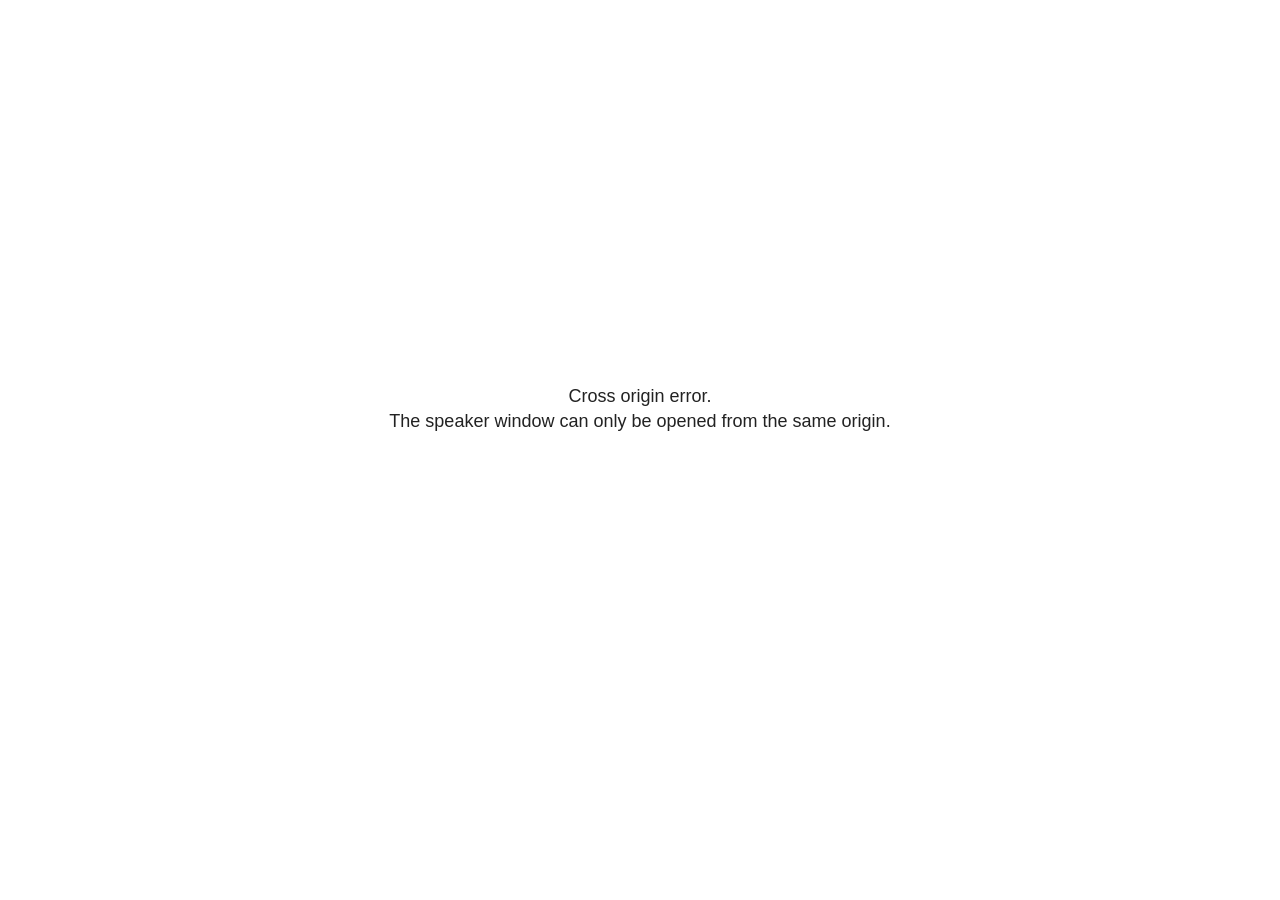
<file: _freeze/site_libs/revealjs/plugin/notes/speaker-view.html>
<!--
	NOTE: You need to build the notes plugin after making changes to this file.
-->
<html lang="en">
	<head>
		<meta charset="utf-8">

		<title>reveal.js - Speaker View</title>

		<style>
			body {
				font-family: Helvetica;
				font-size: 18px;
			}

			#current-slide,
			#upcoming-slide,
			#speaker-controls {
				padding: 6px;
				box-sizing: border-box;
				-moz-box-sizing: border-box;
			}

			#current-slide iframe,
			#upcoming-slide iframe {
				width: 100%;
				height: 100%;
				border: 1px solid #ddd;
			}

			#current-slide .label,
			#upcoming-slide .label {
				position: absolute;
				top: 10px;
				left: 10px;
				z-index: 2;
			}

			#connection-status {
				position: absolute;
				top: 0;
				left: 0;
				width: 100%;
				height: 100%;
				z-index: 20;
				padding: 30% 20% 20% 20%;
				font-size: 18px;
				color: #222;
				background: #fff;
				text-align: center;
				box-sizing: border-box;
				line-height: 1.4;
			}

			.overlay-element {
				height: 34px;
				line-height: 34px;
				padding: 0 10px;
				text-shadow: none;
				background: rgba( 220, 220, 220, 0.8 );
				color: #222;
				font-size: 14px;
			}

			.overlay-element.interactive:hover {
				background: rgba( 220, 220, 220, 1 );
			}

			#current-slide {
				position: absolute;
				width: 60%;
				height: 100%;
				top: 0;
				left: 0;
				padding-right: 0;
			}

			#upcoming-slide {
				position: absolute;
				width: 40%;
				height: 40%;
				right: 0;
				top: 0;
			}

			/* Speaker controls */
			#speaker-controls {
				position: absolute;
				top: 40%;
				right: 0;
				width: 40%;
				height: 60%;
				overflow: auto;
				font-size: 18px;
			}

				.speaker-controls-time.hidden,
				.speaker-controls-notes.hidden {
					display: none;
				}

				.speaker-controls-time .label,
				.speaker-controls-pace .label,
				.speaker-controls-notes .label {
					text-transform: uppercase;
					font-weight: normal;
					font-size: 0.66em;
					color: #666;
					margin: 0;
				}

				.speaker-controls-time, .speaker-controls-pace {
					border-bottom: 1px solid rgba( 200, 200, 200, 0.5 );
					margin-bottom: 10px;
					padding: 10px 16px;
					padding-bottom: 20px;
					cursor: pointer;
				}

				.speaker-controls-time .reset-button {
					opacity: 0;
					float: right;
					color: #666;
					text-decoration: none;
				}
				.speaker-controls-time:hover .reset-button {
					opacity: 1;
				}

				.speaker-controls-time .timer,
				.speaker-controls-time .clock {
					width: 50%;
				}

				.speaker-controls-time .timer,
				.speaker-controls-time .clock,
				.speaker-controls-time .pacing .hours-value,
				.speaker-controls-time .pacing .minutes-value,
				.speaker-controls-time .pacing .seconds-value {
					font-size: 1.9em;
				}

				.speaker-controls-time .timer {
					float: left;
				}

				.speaker-controls-time .clock {
					float: right;
					text-align: right;
				}

				.speaker-controls-time span.mute {
					opacity: 0.3;
				}

				.speaker-controls-time .pacing-title {
					margin-top: 5px;
				}

				.speaker-controls-time .pacing.ahead {
					color: blue;
				}

				.speaker-controls-time .pacing.on-track {
					color: green;
				}

				.speaker-controls-time .pacing.behind {
					color: red;
				}

				.speaker-controls-notes {
					padding: 10px 16px;
				}

				.speaker-controls-notes .value {
					margin-top: 5px;
					line-height: 1.4;
					font-size: 1.2em;
				}

			/* Layout selector */
			#speaker-layout {
				position: absolute;
				top: 10px;
				right: 10px;
				color: #222;
				z-index: 10;
			}
				#speaker-layout select {
					position: absolute;
					width: 100%;
					height: 100%;
					top: 0;
					left: 0;
					border: 0;
					box-shadow: 0;
					cursor: pointer;
					opacity: 0;

					font-size: 1em;
					background-color: transparent;

					-moz-appearance: none;
					-webkit-appearance: none;
					-webkit-tap-highlight-color: rgba(0, 0, 0, 0);
				}

				#speaker-layout select:focus {
					outline: none;
					box-shadow: none;
				}

			.clear {
				clear: both;
			}

			/* Speaker layout: Wide */
			body[data-speaker-layout="wide"] #current-slide,
			body[data-speaker-layout="wide"] #upcoming-slide {
				width: 50%;
				height: 45%;
				padding: 6px;
			}

			body[data-speaker-layout="wide"] #current-slide {
				top: 0;
				left: 0;
			}

			body[data-speaker-layout="wide"] #upcoming-slide {
				top: 0;
				left: 50%;
			}

			body[data-speaker-layout="wide"] #speaker-controls {
				top: 45%;
				left: 0;
				width: 100%;
				height: 50%;
				font-size: 1.25em;
			}

			/* Speaker layout: Tall */
			body[data-speaker-layout="tall"] #current-slide,
			body[data-speaker-layout="tall"] #upcoming-slide {
				width: 45%;
				height: 50%;
				padding: 6px;
			}

			body[data-speaker-layout="tall"] #current-slide {
				top: 0;
				left: 0;
			}

			body[data-speaker-layout="tall"] #upcoming-slide {
				top: 50%;
				left: 0;
			}

			body[data-speaker-layout="tall"] #speaker-controls {
				padding-top: 40px;
				top: 0;
				left: 45%;
				width: 55%;
				height: 100%;
				font-size: 1.25em;
			}

			/* Speaker layout: Notes only */
			body[data-speaker-layout="notes-only"] #current-slide,
			body[data-speaker-layout="notes-only"] #upcoming-slide {
				display: none;
			}

			body[data-speaker-layout="notes-only"] #speaker-controls {
				padding-top: 40px;
				top: 0;
				left: 0;
				width: 100%;
				height: 100%;
				font-size: 1.25em;
			}

			@media screen and (max-width: 1080px) {
				body[data-speaker-layout="default"] #speaker-controls {
					font-size: 16px;
				}
			}

			@media screen and (max-width: 900px) {
				body[data-speaker-layout="default"] #speaker-controls {
					font-size: 14px;
				}
			}

			@media screen and (max-width: 800px) {
				body[data-speaker-layout="default"] #speaker-controls {
					font-size: 12px;
				}
			}

		</style>
	</head>

	<body>

		<div id="connection-status">Loading speaker view...</div>

		<div id="current-slide"></div>
		<div id="upcoming-slide"><span class="overlay-element label">Upcoming</span></div>
		<div id="speaker-controls">
			<div class="speaker-controls-time">
				<h4 class="label">Time <span class="reset-button">Click to Reset</span></h4>
				<div class="clock">
					<span class="clock-value">0:00 AM</span>
				</div>
				<div class="timer">
					<span class="hours-value">00</span><span class="minutes-value">:00</span><span class="seconds-value">:00</span>
				</div>
				<div class="clear"></div>

				<h4 class="label pacing-title" style="display: none">Pacing – Time to finish current slide</h4>
				<div class="pacing" style="display: none">
					<span class="hours-value">00</span><span class="minutes-value">:00</span><span class="seconds-value">:00</span>
				</div>
			</div>

			<div class="speaker-controls-notes hidden">
				<h4 class="label">Notes</h4>
				<div class="value"></div>
			</div>
		</div>
		<div id="speaker-layout" class="overlay-element interactive">
			<span class="speaker-layout-label"></span>
			<select class="speaker-layout-dropdown"></select>
		</div>

		<script>

			(function() {

				var notes,
					notesValue,
					currentState,
					currentSlide,
					upcomingSlide,
					layoutLabel,
					layoutDropdown,
					pendingCalls = {},
					lastRevealApiCallId = 0,
					connected = false

				var connectionStatus = document.querySelector( '#connection-status' );

				var SPEAKER_LAYOUTS = {
					'default': 'Default',
					'wide': 'Wide',
					'tall': 'Tall',
					'notes-only': 'Notes only'
				};

				setupLayout();

				let openerOrigin;

				try {
					openerOrigin = window.opener.location.origin;
				}
				catch ( error ) { console.warn( error ) }

				// In order to prevent XSS, the speaker view will only run if its
				// opener has the same origin as itself
				if( window.location.origin !== openerOrigin ) {
					connectionStatus.innerHTML = 'Cross origin error.<br>The speaker window can only be opened from the same origin.';
					return;
				}

				var connectionTimeout = setTimeout( function() {
					connectionStatus.innerHTML = 'Error connecting to main window.<br>Please try closing and reopening the speaker view.';
				}, 5000 );

				window.addEventListener( 'message', function( event ) {

					// Validate the origin of all messages to avoid parsing messages
					// that aren't meant for us. Ignore when running off file:// so
					// that the speaker view continues to work without a web server.
					if( window.location.origin !== event.origin && window.location.origin !== 'file://' ) {
						return
					}

					clearTimeout( connectionTimeout );
					connectionStatus.style.display = 'none';

					var data = JSON.parse( event.data );

					// The overview mode is only useful to the reveal.js instance
					// where navigation occurs so we don't sync it
					if( data.state ) delete data.state.overview;

					// Messages sent by the notes plugin inside of the main window
					if( data && data.namespace === 'reveal-notes' ) {
						if( data.type === 'connect' ) {
							handleConnectMessage( data );
						}
						else if( data.type === 'state' ) {
							handleStateMessage( data );
						}
						else if( data.type === 'return' ) {
							pendingCalls[data.callId](data.result);
							delete pendingCalls[data.callId];
						}
					}
					// Messages sent by the reveal.js inside of the current slide preview
					else if( data && data.namespace === 'reveal' ) {
						if( /ready/.test( data.eventName ) ) {
							// Send a message back to notify that the handshake is complete
							window.opener.postMessage( JSON.stringify({ namespace: 'reveal-notes', type: 'connected'} ), '*' );
						}
						else if( /slidechanged|fragmentshown|fragmenthidden|paused|resumed/.test( data.eventName ) && currentState !== JSON.stringify( data.state ) ) {

							dispatchStateToMainWindow( data.state );

						}
					}

				} );

				/**
				 * Updates the presentation in the main window to match the state
				 * of the presentation in the notes window.
				 */
				const dispatchStateToMainWindow = debounce(( state ) => {
					window.opener.postMessage( JSON.stringify({ method: 'setState', args: [ state ]} ), '*' );
				}, 500);

				/**
				 * Asynchronously calls the Reveal.js API of the main frame.
				 */
				function callRevealApi( methodName, methodArguments, callback ) {

					var callId = ++lastRevealApiCallId;
					pendingCalls[callId] = callback;
					window.opener.postMessage( JSON.stringify( {
						namespace: 'reveal-notes',
						type: 'call',
						callId: callId,
						methodName: methodName,
						arguments: methodArguments
					} ), '*' );

				}

				/**
				 * Called when the main window is trying to establish a
				 * connection.
				 */
				function handleConnectMessage( data ) {

					if( connected === false ) {
						connected = true;

						setupIframes( data );
						setupKeyboard();
						setupNotes();
						setupTimer();
						setupHeartbeat();
					}

				}

				/**
				 * Called when the main window sends an updated state.
				 */
				function handleStateMessage( data ) {

					// Store the most recently set state to avoid circular loops
					// applying the same state
					currentState = JSON.stringify( data.state );

					// No need for updating the notes in case of fragment changes
					if ( data.notes ) {
						notes.classList.remove( 'hidden' );
						notesValue.style.whiteSpace = data.whitespace;
						if( data.markdown ) {
							notesValue.innerHTML = marked( data.notes );
						}
						else {
							notesValue.innerHTML = data.notes;
						}
					}
					else {
						notes.classList.add( 'hidden' );
					}

					// Update the note slides
					currentSlide.contentWindow.postMessage( JSON.stringify({ method: 'setState', args: [ data.state ] }), '*' );
					upcomingSlide.contentWindow.postMessage( JSON.stringify({ method: 'setState', args: [ data.state ] }), '*' );
					upcomingSlide.contentWindow.postMessage( JSON.stringify({ method: 'next' }), '*' );

				}

				// Limit to max one state update per X ms
				handleStateMessage = debounce( handleStateMessage, 200 );

				/**
				 * Forward keyboard events to the current slide window.
				 * This enables keyboard events to work even if focus
				 * isn't set on the current slide iframe.
				 *
				 * Block F5 default handling, it reloads and disconnects
				 * the speaker notes window.
				 */
				function setupKeyboard() {

					document.addEventListener( 'keydown', function( event ) {
						if( event.keyCode === 116 || ( event.metaKey && event.keyCode === 82 ) ) {
							event.preventDefault();
							return false;
						}
						currentSlide.contentWindow.postMessage( JSON.stringify({ method: 'triggerKey', args: [ event.keyCode ] }), '*' );
					} );

				}

				/**
				 * Creates the preview iframes.
				 */
				function setupIframes( data ) {

					var params = [
						'receiver',
						'progress=false',
						'history=false',
						'transition=none',
						'autoSlide=0',
						'backgroundTransition=none'
					].join( '&' );

					var urlSeparator = /\?/.test(data.url) ? '&' : '?';
					var hash = '#/' + data.state.indexh + '/' + data.state.indexv;
					var currentURL = data.url + urlSeparator + params + '&scrollActivationWidth=false&postMessageEvents=true' + hash;
					var upcomingURL = data.url + urlSeparator + params + '&scrollActivationWidth=false&controls=false' + hash;

					currentSlide = document.createElement( 'iframe' );
					currentSlide.setAttribute( 'width', 1280 );
					currentSlide.setAttribute( 'height', 1024 );
					currentSlide.setAttribute( 'src', currentURL );
					document.querySelector( '#current-slide' ).appendChild( currentSlide );

					upcomingSlide = document.createElement( 'iframe' );
					upcomingSlide.setAttribute( 'width', 640 );
					upcomingSlide.setAttribute( 'height', 512 );
					upcomingSlide.setAttribute( 'src', upcomingURL );
					document.querySelector( '#upcoming-slide' ).appendChild( upcomingSlide );

				}

				/**
				 * Setup the notes UI.
				 */
				function setupNotes() {

					notes = document.querySelector( '.speaker-controls-notes' );
					notesValue = document.querySelector( '.speaker-controls-notes .value' );

				}

				/**
				 * We send out a heartbeat at all times to ensure we can
				 * reconnect with the main presentation window after reloads.
				 */
				function setupHeartbeat() {

					setInterval( () => {
						window.opener.postMessage( JSON.stringify({ namespace: 'reveal-notes', type: 'heartbeat'} ), '*' );
					}, 1000 );

				}

				function getTimings( callback ) {

					callRevealApi( 'getSlidesAttributes', [], function ( slideAttributes ) {
						callRevealApi( 'getConfig', [], function ( config ) {
							var totalTime = config.totalTime;
							var minTimePerSlide = config.minimumTimePerSlide || 0;
							var defaultTiming = config.defaultTiming;
							if ((defaultTiming == null) && (totalTime == null)) {
								callback(null);
								return;
							}
							// Setting totalTime overrides defaultTiming
							if (totalTime) {
								defaultTiming = 0;
							}
							var timings = [];
							for ( var i in slideAttributes ) {
								var slide = slideAttributes[ i ];
								var timing = defaultTiming;
								if( slide.hasOwnProperty( 'data-timing' )) {
									var t = slide[ 'data-timing' ];
									timing = parseInt(t);
									if( isNaN(timing) ) {
										console.warn("Could not parse timing '" + t + "' of slide " + i + "; using default of " + defaultTiming);
										timing = defaultTiming;
									}
								}
								timings.push(timing);
							}
							if ( totalTime ) {
								// After we've allocated time to individual slides, we summarize it and
								// subtract it from the total time
								var remainingTime = totalTime - timings.reduce( function(a, b) { return a + b; }, 0 );
								// The remaining time is divided by the number of slides that have 0 seconds
								// allocated at the moment, giving the average time-per-slide on the remaining slides
								var remainingSlides = (timings.filter( function(x) { return x == 0 }) ).length
								var timePerSlide = Math.round( remainingTime / remainingSlides, 0 )
								// And now we replace every zero-value timing with that average
								timings = timings.map( function(x) { return (x==0 ? timePerSlide : x) } );
							}
							var slidesUnderMinimum = timings.filter( function(x) { return (x < minTimePerSlide) } ).length
							if ( slidesUnderMinimum ) {
								message = "The pacing time for " + slidesUnderMinimum + " slide(s) is under the configured minimum of " + minTimePerSlide + " seconds. Check the data-timing attribute on individual slides, or consider increasing the totalTime or minimumTimePerSlide configuration options (or removing some slides).";
								alert(message);
							}
							callback( timings );
						} );
					} );

				}

				/**
				 * Return the number of seconds allocated for presenting
				 * all slides up to and including this one.
				 */
				function getTimeAllocated( timings, callback ) {

					callRevealApi( 'getSlidePastCount', [], function ( currentSlide ) {
						var allocated = 0;
						for (var i in timings.slice(0, currentSlide + 1)) {
							allocated += timings[i];
						}
						callback( allocated );
					} );

				}

				/**
				 * Create the timer and clock and start updating them
				 * at an interval.
				 */
				function setupTimer() {

					var start = new Date(),
					timeEl = document.querySelector( '.speaker-controls-time' ),
					clockEl = timeEl.querySelector( '.clock-value' ),
					hoursEl = timeEl.querySelector( '.hours-value' ),
					minutesEl = timeEl.querySelector( '.minutes-value' ),
					secondsEl = timeEl.querySelector( '.seconds-value' ),
					pacingTitleEl = timeEl.querySelector( '.pacing-title' ),
					pacingEl = timeEl.querySelector( '.pacing' ),
					pacingHoursEl = pacingEl.querySelector( '.hours-value' ),
					pacingMinutesEl = pacingEl.querySelector( '.minutes-value' ),
					pacingSecondsEl = pacingEl.querySelector( '.seconds-value' );

					var timings = null;
					getTimings( function ( _timings ) {

						timings = _timings;
						if (_timings !== null) {
							pacingTitleEl.style.removeProperty('display');
							pacingEl.style.removeProperty('display');
						}

						// Update once directly
						_updateTimer();

						// Then update every second
						setInterval( _updateTimer, 1000 );

					} );


					function _resetTimer() {

						if (timings == null) {
							start = new Date();
							_updateTimer();
						}
						else {
							// Reset timer to beginning of current slide
							getTimeAllocated( timings, function ( slideEndTimingSeconds ) {
								var slideEndTiming = slideEndTimingSeconds * 1000;
								callRevealApi( 'getSlidePastCount', [], function ( currentSlide ) {
									var currentSlideTiming = timings[currentSlide] * 1000;
									var previousSlidesTiming = slideEndTiming - currentSlideTiming;
									var now = new Date();
									start = new Date(now.getTime() - previousSlidesTiming);
									_updateTimer();
								} );
							} );
						}

					}

					timeEl.addEventListener( 'click', function() {
						_resetTimer();
						return false;
					} );

					function _displayTime( hrEl, minEl, secEl, time) {

						var sign = Math.sign(time) == -1 ? "-" : "";
						time = Math.abs(Math.round(time / 1000));
						var seconds = time % 60;
						var minutes = Math.floor( time / 60 ) % 60 ;
						var hours = Math.floor( time / ( 60 * 60 )) ;
						hrEl.innerHTML = sign + zeroPadInteger( hours );
						if (hours == 0) {
							hrEl.classList.add( 'mute' );
						}
						else {
							hrEl.classList.remove( 'mute' );
						}
						minEl.innerHTML = ':' + zeroPadInteger( minutes );
						if (hours == 0 && minutes == 0) {
							minEl.classList.add( 'mute' );
						}
						else {
							minEl.classList.remove( 'mute' );
						}
						secEl.innerHTML = ':' + zeroPadInteger( seconds );
					}

					function _updateTimer() {

						var diff, hours, minutes, seconds,
						now = new Date();

						diff = now.getTime() - start.getTime();

						clockEl.innerHTML = now.toLocaleTimeString( 'en-US', { hour12: true, hour: '2-digit', minute:'2-digit' } );
						_displayTime( hoursEl, minutesEl, secondsEl, diff );
						if (timings !== null) {
							_updatePacing(diff);
						}

					}

					function _updatePacing(diff) {

						getTimeAllocated( timings, function ( slideEndTimingSeconds ) {
							var slideEndTiming = slideEndTimingSeconds * 1000;

							callRevealApi( 'getSlidePastCount', [], function ( currentSlide ) {
								var currentSlideTiming = timings[currentSlide] * 1000;
								var timeLeftCurrentSlide = slideEndTiming - diff;
								if (timeLeftCurrentSlide < 0) {
									pacingEl.className = 'pacing behind';
								}
								else if (timeLeftCurrentSlide < currentSlideTiming) {
									pacingEl.className = 'pacing on-track';
								}
								else {
									pacingEl.className = 'pacing ahead';
								}
								_displayTime( pacingHoursEl, pacingMinutesEl, pacingSecondsEl, timeLeftCurrentSlide );
							} );
						} );
					}

				}

				/**
				 * Sets up the speaker view layout and layout selector.
				 */
				function setupLayout() {

					layoutDropdown = document.querySelector( '.speaker-layout-dropdown' );
					layoutLabel = document.querySelector( '.speaker-layout-label' );

					// Render the list of available layouts
					for( var id in SPEAKER_LAYOUTS ) {
						var option = document.createElement( 'option' );
						option.setAttribute( 'value', id );
						option.textContent = SPEAKER_LAYOUTS[ id ];
						layoutDropdown.appendChild( option );
					}

					// Monitor the dropdown for changes
					layoutDropdown.addEventListener( 'change', function( event ) {

						setLayout( layoutDropdown.value );

					}, false );

					// Restore any currently persisted layout
					setLayout( getLayout() );

				}

				/**
				 * Sets a new speaker view layout. The layout is persisted
				 * in local storage.
				 */
				function setLayout( value ) {

					var title = SPEAKER_LAYOUTS[ value ];

					layoutLabel.innerHTML = 'Layout' + ( title ? ( ': ' + title ) : '' );
					layoutDropdown.value = value;

					document.body.setAttribute( 'data-speaker-layout', value );

					// Persist locally
					if( supportsLocalStorage() ) {
						window.localStorage.setItem( 'reveal-speaker-layout', value );
					}

				}

				/**
				 * Returns the ID of the most recently set speaker layout
				 * or our default layout if none has been set.
				 */
				function getLayout() {

					if( supportsLocalStorage() ) {
						var layout = window.localStorage.getItem( 'reveal-speaker-layout' );
						if( layout ) {
							return layout;
						}
					}

					// Default to the first record in the layouts hash
					for( var id in SPEAKER_LAYOUTS ) {
						return id;
					}

				}

				function supportsLocalStorage() {

					try {
						localStorage.setItem('test', 'test');
						localStorage.removeItem('test');
						return true;
					}
					catch( e ) {
						return false;
					}

				}

				function zeroPadInteger( num ) {

					var str = '00' + parseInt( num );
					return str.substring( str.length - 2 );

				}

				/**
				 * Limits the frequency at which a function can be called.
				 */
				function debounce( fn, ms ) {

					var lastTime = 0,
						timeout;

					return function() {

						var args = arguments;
						var context = this;

						clearTimeout( timeout );

						var timeSinceLastCall = Date.now() - lastTime;
						if( timeSinceLastCall > ms ) {
							fn.apply( context, args );
							lastTime = Date.now();
						}
						else {
							timeout = setTimeout( function() {
								fn.apply( context, args );
								lastTime = Date.now();
							}, ms - timeSinceLastCall );
						}

					}

				}

			})();

		</script>
	</body>
</html>
</file>
<file: docs/site_libs/quarto-html/tippy.css>
.tippy-box[data-animation=fade][data-state=hidden]{opacity:0}[data-tippy-root]{max-width:calc(100vw - 10px)}.tippy-box{position:relative;background-color:#333;color:#fff;border-radius:4px;font-size:14px;line-height:1.4;white-space:normal;outline:0;transition-property:transform,visibility,opacity}.tippy-box[data-placement^=top]>.tippy-arrow{bottom:0}.tippy-box[data-placement^=top]>.tippy-arrow:before{bottom:-7px;left:0;border-width:8px 8px 0;border-top-color:initial;transform-origin:center top}.tippy-box[data-placement^=bottom]>.tippy-arrow{top:0}.tippy-box[data-placement^=bottom]>.tippy-arrow:before{top:-7px;left:0;border-width:0 8px 8px;border-bottom-color:initial;transform-origin:center bottom}.tippy-box[data-placement^=left]>.tippy-arrow{right:0}.tippy-box[data-placement^=left]>.tippy-arrow:before{border-width:8px 0 8px 8px;border-left-color:initial;right:-7px;transform-origin:center left}.tippy-box[data-placement^=right]>.tippy-arrow{left:0}.tippy-box[data-placement^=right]>.tippy-arrow:before{left:-7px;border-width:8px 8px 8px 0;border-right-color:initial;transform-origin:center right}.tippy-box[data-inertia][data-state=visible]{transition-timing-function:cubic-bezier(.54,1.5,.38,1.11)}.tippy-arrow{width:16px;height:16px;color:#333}.tippy-arrow:before{content:"";position:absolute;border-color:transparent;border-style:solid}.tippy-content{position:relative;padding:5px 9px;z-index:1}
</file>
<file: docs/site_libs/quarto-html/quarto-syntax-highlighting-37eea08aefeeee20ff55810ff984fec1.css>
/* quarto syntax highlight colors */
:root {
  --quarto-hl-ot-color: #003B4F;
  --quarto-hl-at-color: #657422;
  --quarto-hl-ss-color: #20794D;
  --quarto-hl-an-color: #5E5E5E;
  --quarto-hl-fu-color: #4758AB;
  --quarto-hl-st-color: #20794D;
  --quarto-hl-cf-color: #003B4F;
  --quarto-hl-op-color: #5E5E5E;
  --quarto-hl-er-color: #AD0000;
  --quarto-hl-bn-color: #AD0000;
  --quarto-hl-al-color: #AD0000;
  --quarto-hl-va-color: #111111;
  --quarto-hl-bu-color: inherit;
  --quarto-hl-ex-color: inherit;
  --quarto-hl-pp-color: #AD0000;
  --quarto-hl-in-color: #5E5E5E;
  --quarto-hl-vs-color: #20794D;
  --quarto-hl-wa-color: #5E5E5E;
  --quarto-hl-do-color: #5E5E5E;
  --quarto-hl-im-color: #00769E;
  --quarto-hl-ch-color: #20794D;
  --quarto-hl-dt-color: #AD0000;
  --quarto-hl-fl-color: #AD0000;
  --quarto-hl-co-color: #5E5E5E;
  --quarto-hl-cv-color: #5E5E5E;
  --quarto-hl-cn-color: #8f5902;
  --quarto-hl-sc-color: #5E5E5E;
  --quarto-hl-dv-color: #AD0000;
  --quarto-hl-kw-color: #003B4F;
}

/* other quarto variables */
:root {
  --quarto-font-monospace: SFMono-Regular, Menlo, Monaco, Consolas, "Liberation Mono", "Courier New", monospace;
}

/* syntax highlight based on Pandoc's rules */
pre > code.sourceCode > span {
  color: #003B4F;
}

code.sourceCode > span {
  color: #003B4F;
}

div.sourceCode,
div.sourceCode pre.sourceCode {
  color: #003B4F;
}

/* Normal */
code span {
  color: #003B4F;
}

/* Alert */
code span.al {
  color: #AD0000;
  font-style: inherit;
}

/* Annotation */
code span.an {
  color: #5E5E5E;
  font-style: inherit;
}

/* Attribute */
code span.at {
  color: #657422;
  font-style: inherit;
}

/* BaseN */
code span.bn {
  color: #AD0000;
  font-style: inherit;
}

/* BuiltIn */
code span.bu {
  font-style: inherit;
}

/* ControlFlow */
code span.cf {
  color: #003B4F;
  font-weight: bold;
  font-style: inherit;
}

/* Char */
code span.ch {
  color: #20794D;
  font-style: inherit;
}

/* Constant */
code span.cn {
  color: #8f5902;
  font-style: inherit;
}

/* Comment */
code span.co {
  color: #5E5E5E;
  font-style: inherit;
}

/* CommentVar */
code span.cv {
  color: #5E5E5E;
  font-style: italic;
}

/* Documentation */
code span.do {
  color: #5E5E5E;
  font-style: italic;
}

/* DataType */
code span.dt {
  color: #AD0000;
  font-style: inherit;
}

/* DecVal */
code span.dv {
  color: #AD0000;
  font-style: inherit;
}

/* Error */
code span.er {
  color: #AD0000;
  font-style: inherit;
}

/* Extension */
code span.ex {
  font-style: inherit;
}

/* Float */
code span.fl {
  color: #AD0000;
  font-style: inherit;
}

/* Function */
code span.fu {
  color: #4758AB;
  font-style: inherit;
}

/* Import */
code span.im {
  color: #00769E;
  font-style: inherit;
}

/* Information */
code span.in {
  color: #5E5E5E;
  font-style: inherit;
}

/* Keyword */
code span.kw {
  color: #003B4F;
  font-weight: bold;
  font-style: inherit;
}

/* Operator */
code span.op {
  color: #5E5E5E;
  font-style: inherit;
}

/* Other */
code span.ot {
  color: #003B4F;
  font-style: inherit;
}

/* Preprocessor */
code span.pp {
  color: #AD0000;
  font-style: inherit;
}

/* SpecialChar */
code span.sc {
  color: #5E5E5E;
  font-style: inherit;
}

/* SpecialString */
code span.ss {
  color: #20794D;
  font-style: inherit;
}

/* String */
code span.st {
  color: #20794D;
  font-style: inherit;
}

/* Variable */
code span.va {
  color: #111111;
  font-style: inherit;
}

/* VerbatimString */
code span.vs {
  color: #20794D;
  font-style: inherit;
}

/* Warning */
code span.wa {
  color: #5E5E5E;
  font-style: italic;
}

.prevent-inlining {
  content: "</";
}

/*# sourceMappingURL=27d3d809615f7771493d095567f04340.css.map */
</file>
<file: docs/site_libs/quarto-html/quarto-syntax-highlighting-dark-2fef5ea3f8957b3e4ecc936fc74692ca.css>
/* quarto syntax highlight colors */
:root {
  --quarto-hl-al-color: #f07178;
  --quarto-hl-an-color: #d4d0ab;
  --quarto-hl-at-color: #00e0e0;
  --quarto-hl-bn-color: #d4d0ab;
  --quarto-hl-bu-color: #abe338;
  --quarto-hl-ch-color: #abe338;
  --quarto-hl-co-color: #f8f8f2;
  --quarto-hl-cv-color: #ffd700;
  --quarto-hl-cn-color: #ffd700;
  --quarto-hl-cf-color: #ffa07a;
  --quarto-hl-dt-color: #ffa07a;
  --quarto-hl-dv-color: #d4d0ab;
  --quarto-hl-do-color: #f8f8f2;
  --quarto-hl-er-color: #f07178;
  --quarto-hl-ex-color: #00e0e0;
  --quarto-hl-fl-color: #d4d0ab;
  --quarto-hl-fu-color: #ffa07a;
  --quarto-hl-im-color: #abe338;
  --quarto-hl-in-color: #d4d0ab;
  --quarto-hl-kw-color: #ffa07a;
  --quarto-hl-op-color: #ffa07a;
  --quarto-hl-ot-color: #00e0e0;
  --quarto-hl-pp-color: #dcc6e0;
  --quarto-hl-re-color: #00e0e0;
  --quarto-hl-sc-color: #abe338;
  --quarto-hl-ss-color: #abe338;
  --quarto-hl-st-color: #abe338;
  --quarto-hl-va-color: #00e0e0;
  --quarto-hl-vs-color: #abe338;
  --quarto-hl-wa-color: #dcc6e0;
}

/* other quarto variables */
:root {
  --quarto-font-monospace: SFMono-Regular, Menlo, Monaco, Consolas, "Liberation Mono", "Courier New", monospace;
}

/* syntax highlight based on Pandoc's rules */
pre > code.sourceCode > span {
  color: #f8f8f2;
}

code.sourceCode > span {
  color: #f8f8f2;
}

div.sourceCode,
div.sourceCode pre.sourceCode {
  color: #f8f8f2;
}

/* Normal */
code span {
  color: #f8f8f2;
}

/* Alert */
code span.al {
  color: #f07178;
}

/* Annotation */
code span.an {
  color: #d4d0ab;
}

/* Attribute */
code span.at {
  color: #00e0e0;
}

/* BaseN */
code span.bn {
  color: #d4d0ab;
}

/* BuiltIn */
code span.bu {
  color: #abe338;
}

/* ControlFlow */
code span.cf {
  font-weight: bold;
  color: #ffa07a;
}

/* Char */
code span.ch {
  color: #abe338;
}

/* Constant */
code span.cn {
  color: #ffd700;
}

/* Comment */
code span.co {
  font-style: italic;
  color: #f8f8f2;
}

/* CommentVar */
code span.cv {
  color: #ffd700;
}

/* Documentation */
code span.do {
  color: #f8f8f2;
}

/* DataType */
code span.dt {
  color: #ffa07a;
}

/* DecVal */
code span.dv {
  color: #d4d0ab;
}

/* Error */
code span.er {
  color: #f07178;
  text-decoration: underline;
}

/* Extension */
code span.ex {
  font-weight: bold;
  color: #00e0e0;
}

/* Float */
code span.fl {
  color: #d4d0ab;
}

/* Function */
code span.fu {
  color: #ffa07a;
}

/* Import */
code span.im {
  color: #abe338;
}

/* Information */
code span.in {
  color: #d4d0ab;
}

/* Keyword */
code span.kw {
  font-weight: bold;
  color: #ffa07a;
}

/* Operator */
code span.op {
  color: #ffa07a;
}

/* Other */
code span.ot {
  color: #00e0e0;
}

/* Preprocessor */
code span.pp {
  color: #dcc6e0;
}

/* RegionMarker */
code span.re {
  background-color: #f8f8f2;
  color: #00e0e0;
}

/* SpecialChar */
code span.sc {
  color: #abe338;
}

/* SpecialString */
code span.ss {
  color: #abe338;
}

/* String */
code span.st {
  color: #abe338;
}

/* Variable */
code span.va {
  color: #00e0e0;
}

/* VerbatimString */
code span.vs {
  color: #abe338;
}

/* Warning */
code span.wa {
  color: #dcc6e0;
}

.prevent-inlining {
  content: "</";
}

/*# sourceMappingURL=9d1c423767af11a14e59cf8ecfea55bb.css.map */
</file>
<file: docs/styles.css>
/* css styles */

.referencias p {
  padding-left: 2em;
  text-indent: -2em;
}
</file>
